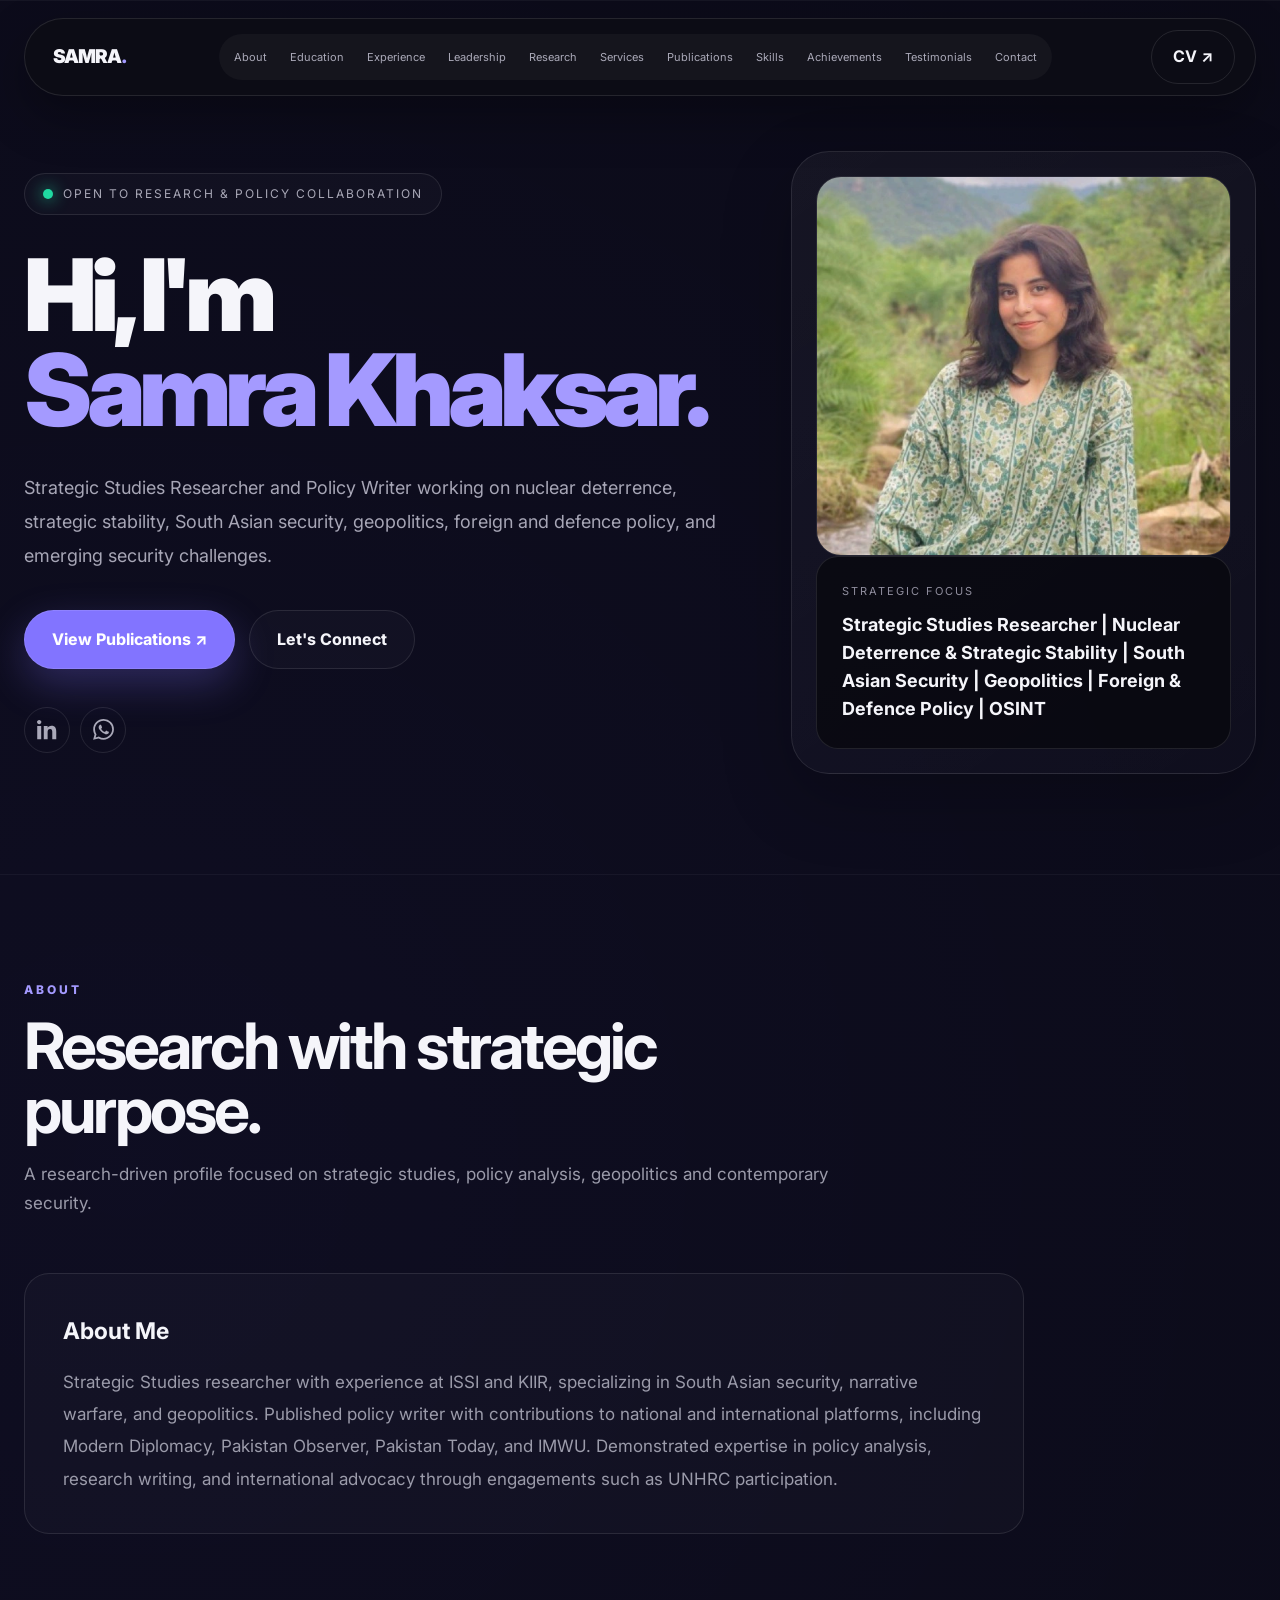
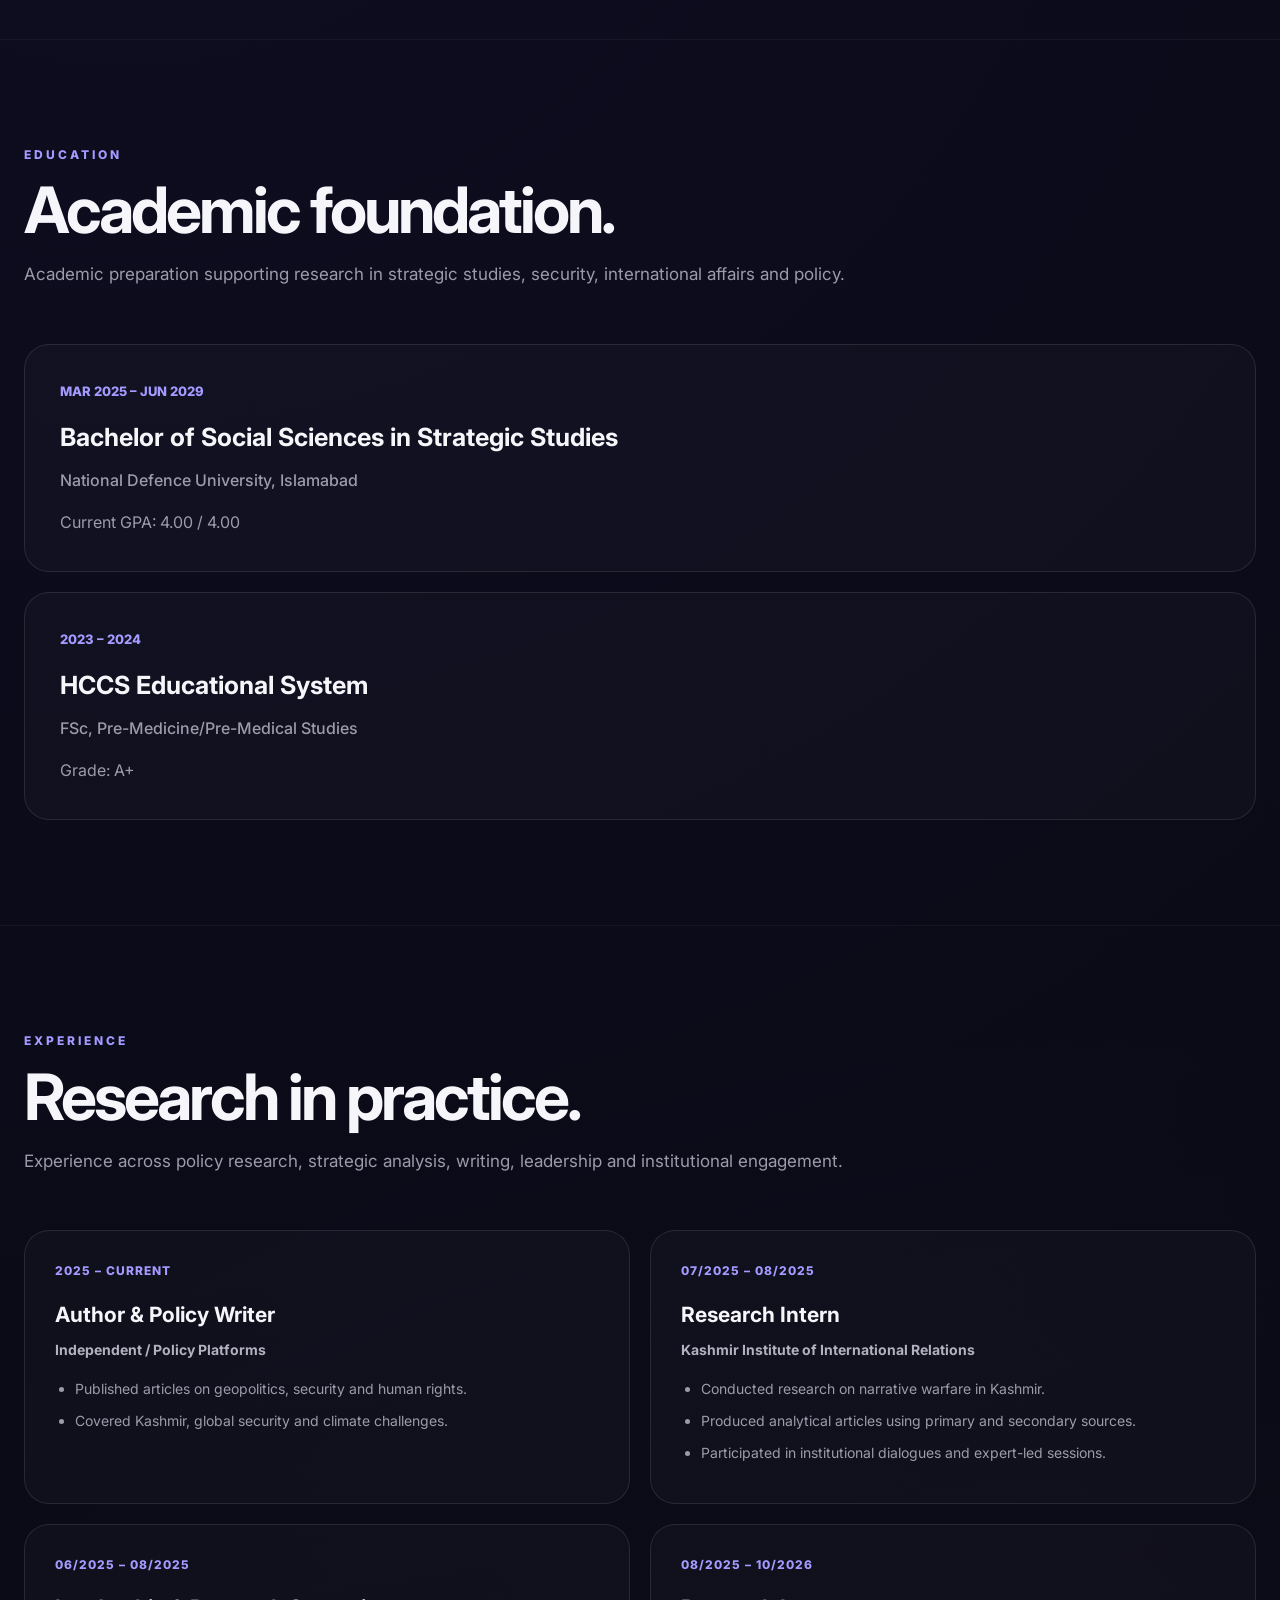
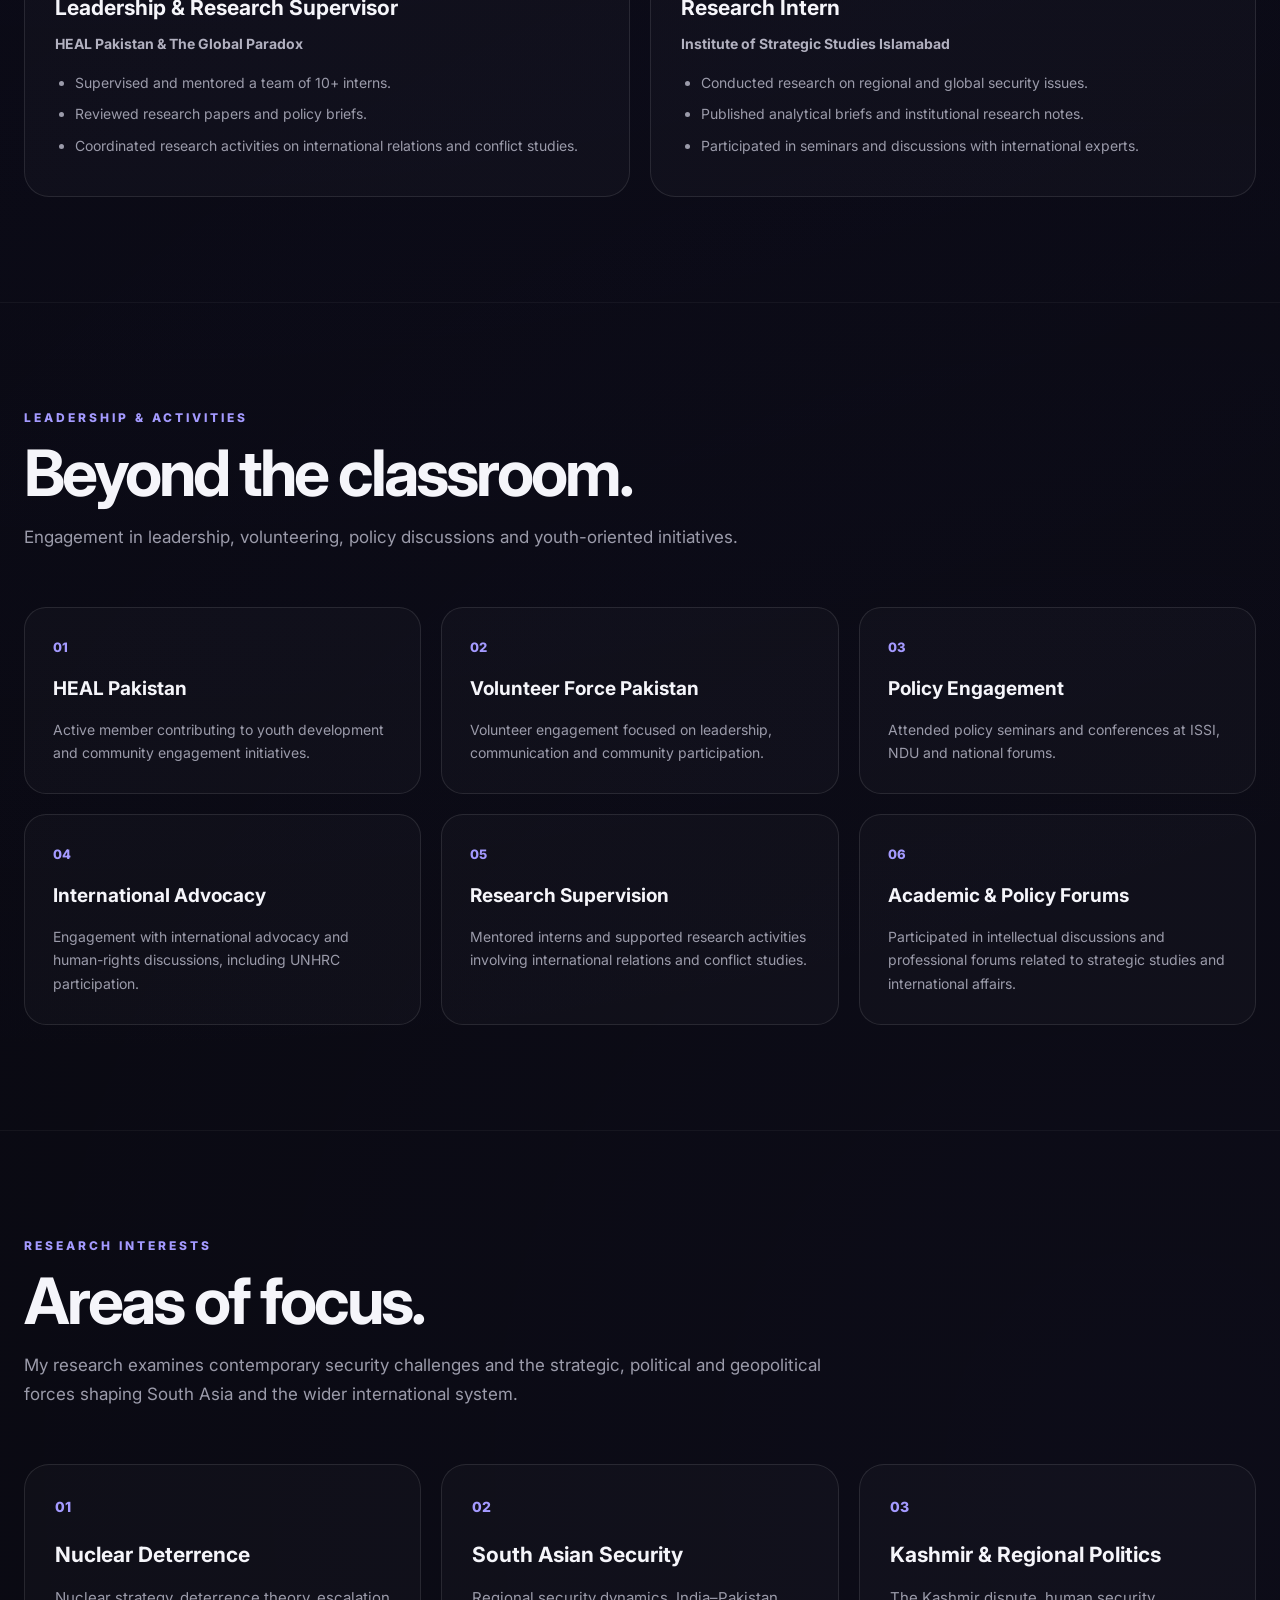
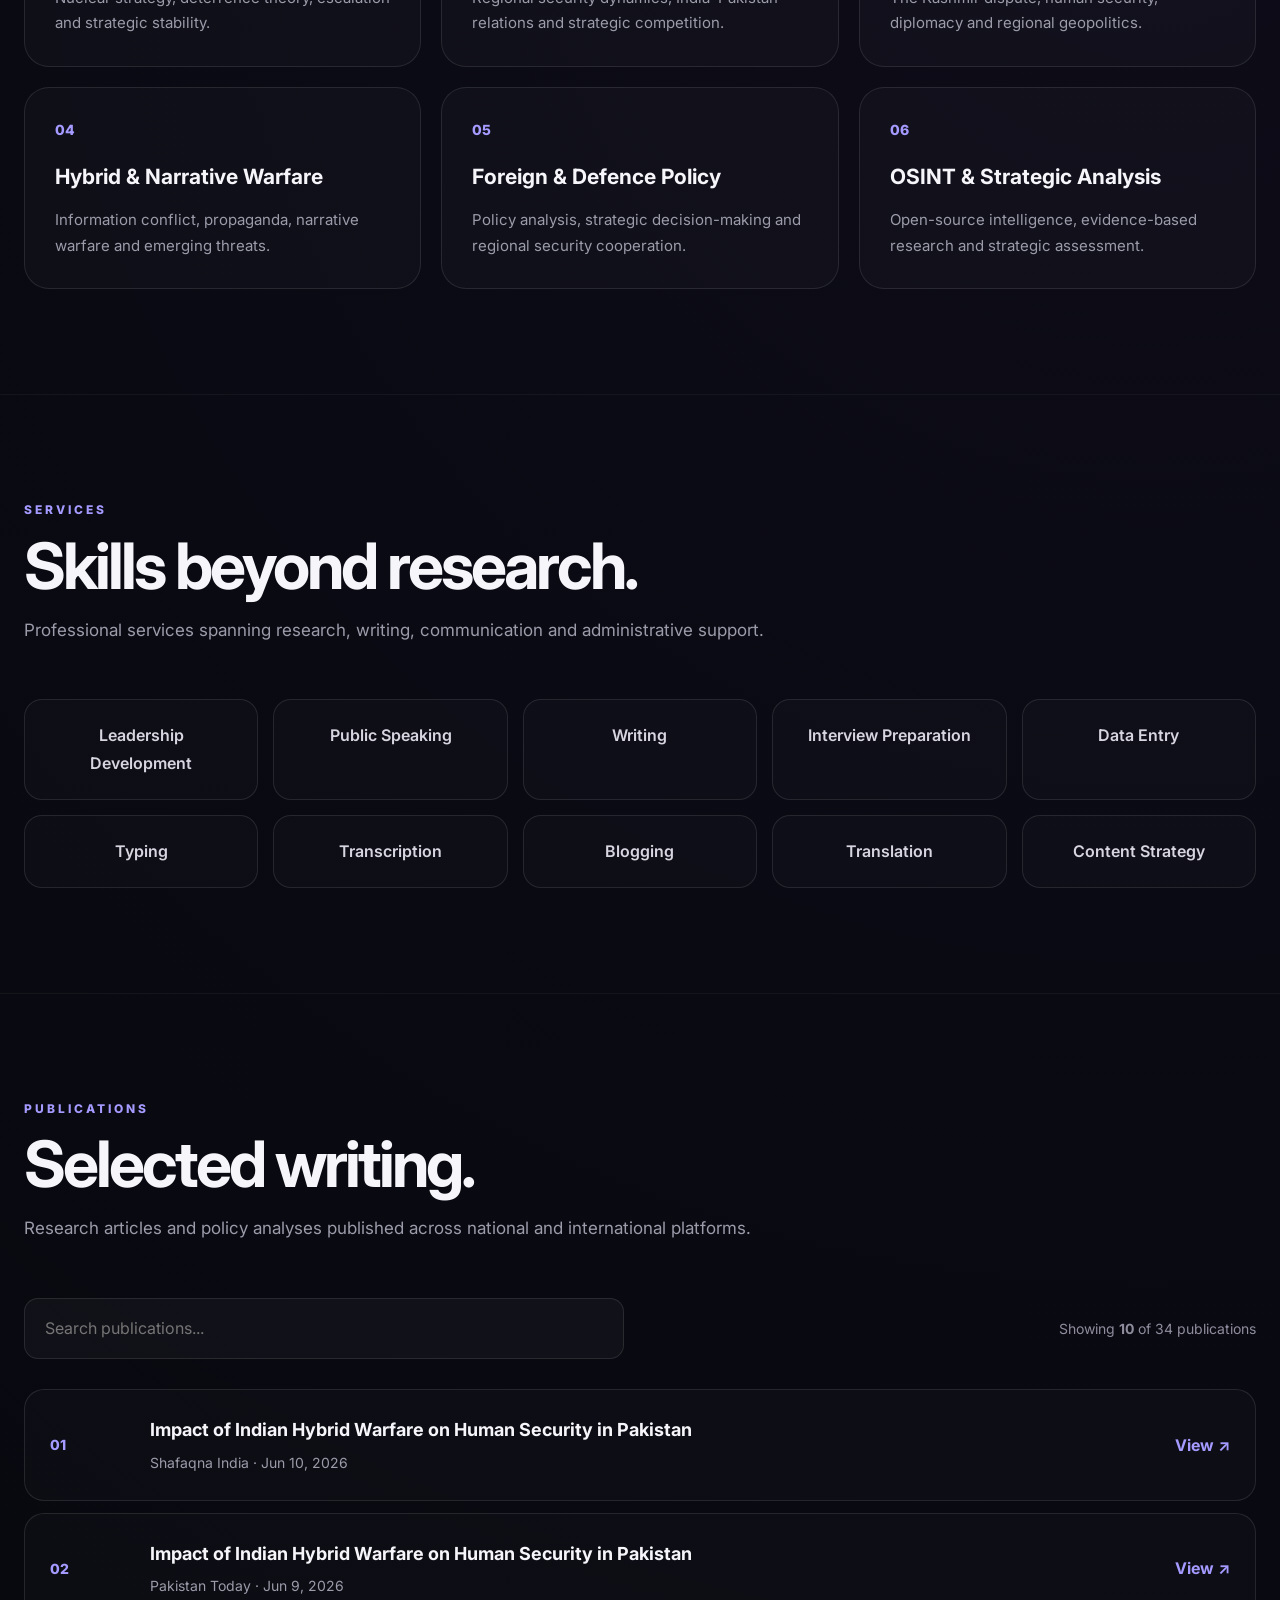
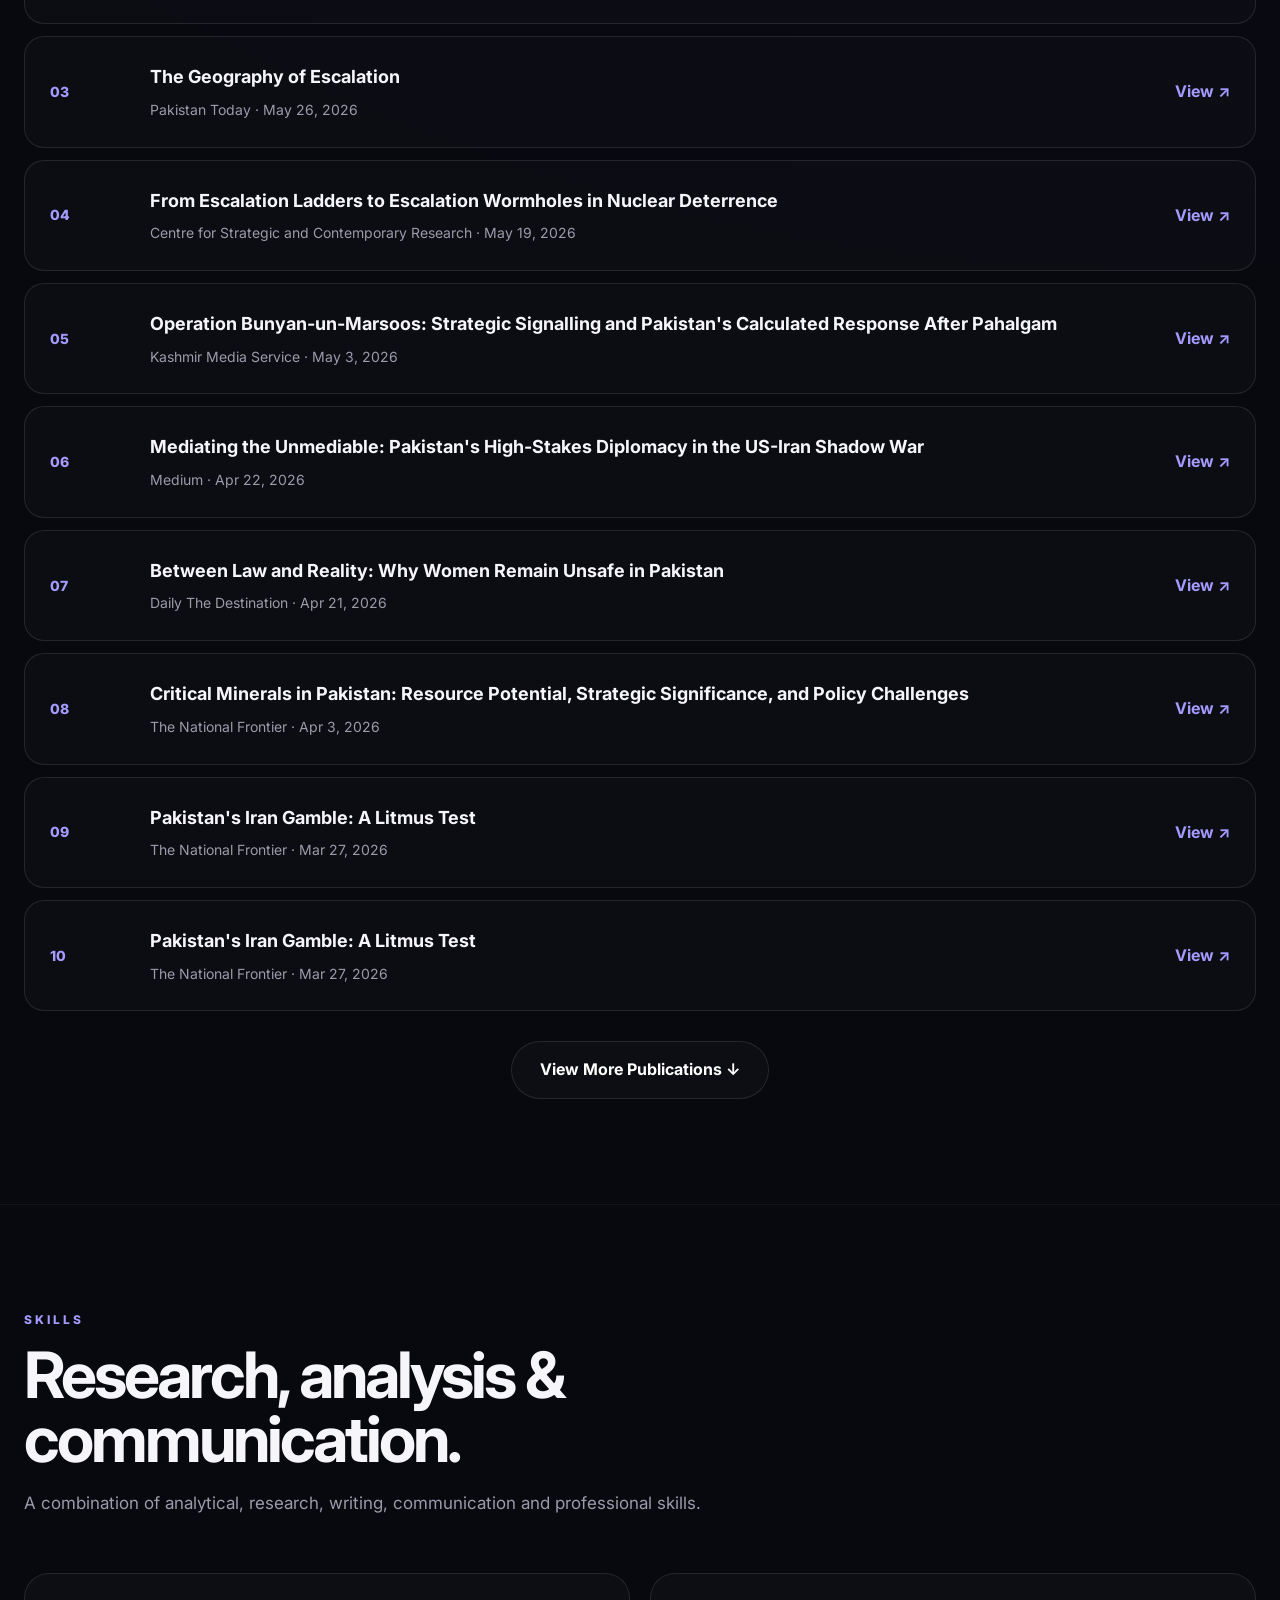
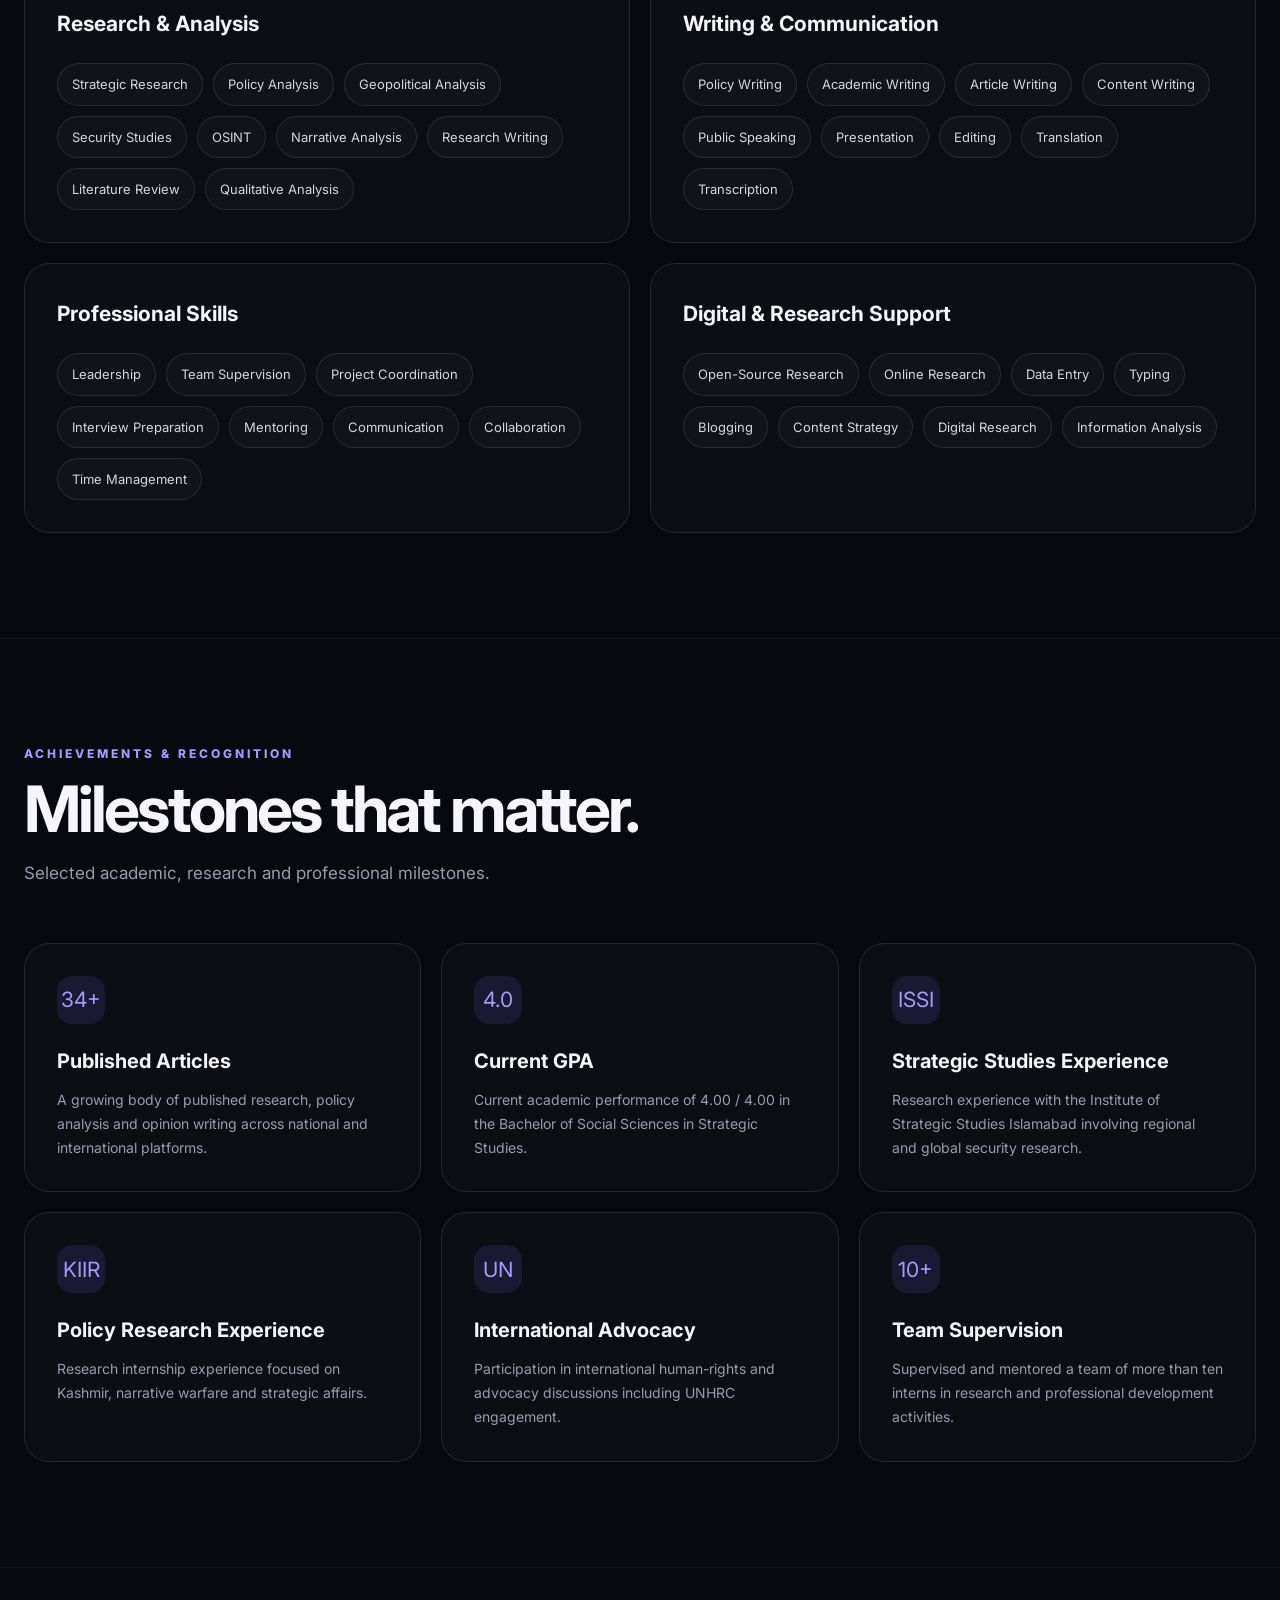
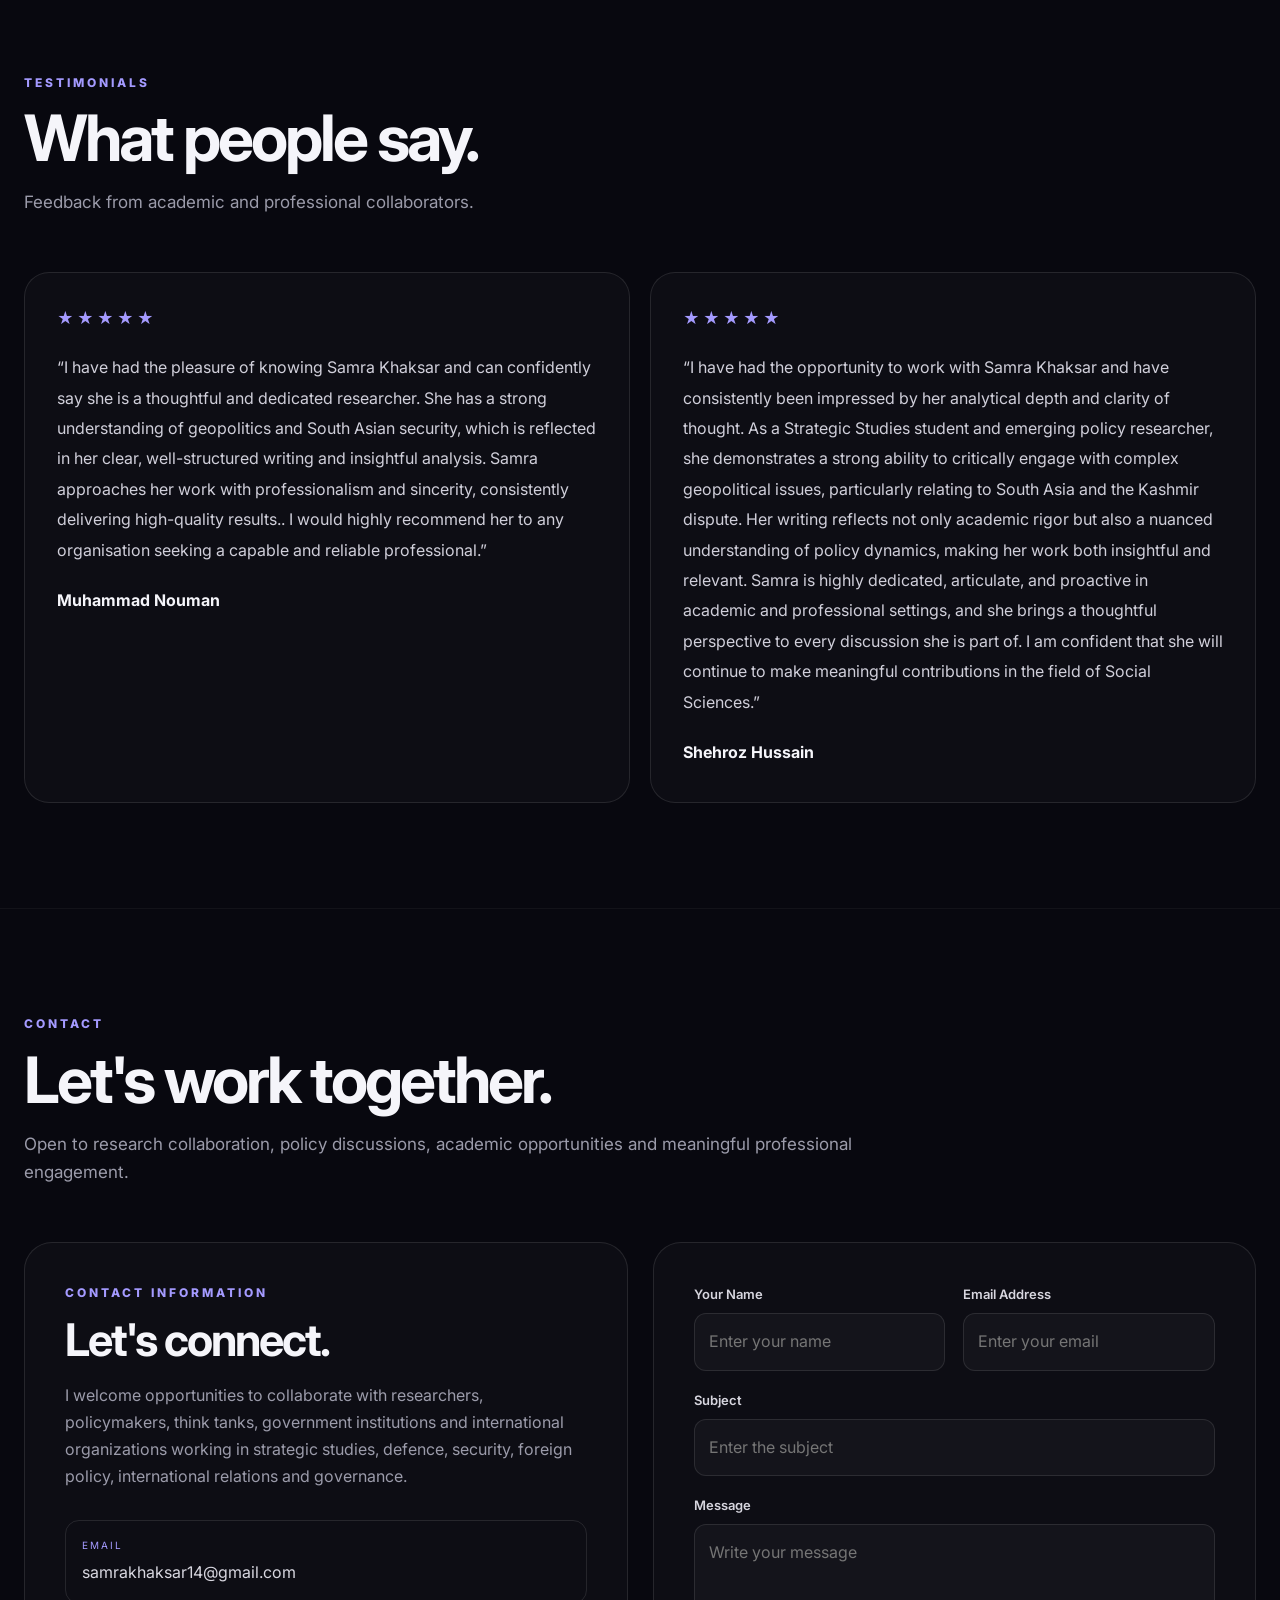
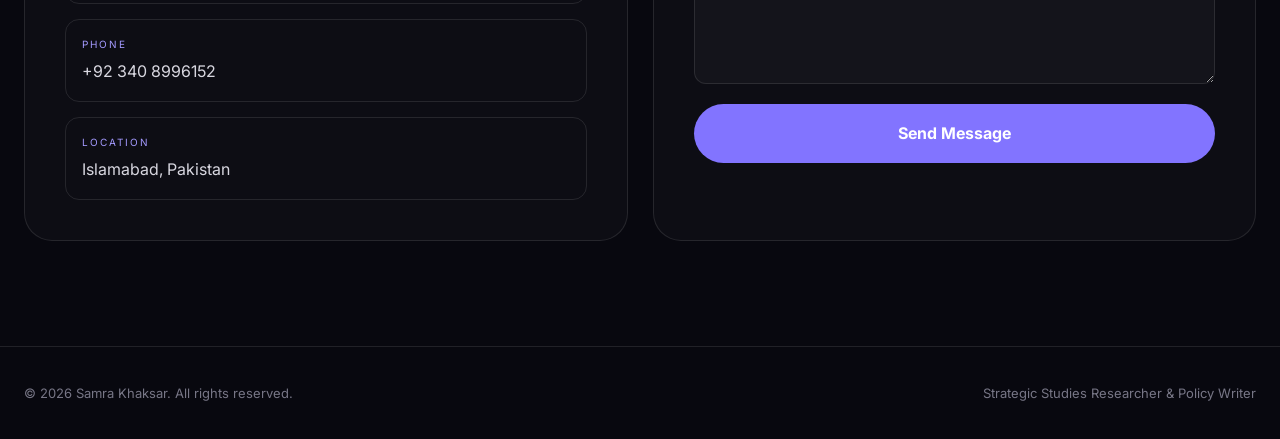
<file: index.html>
<!DOCTYPE html>
<html lang="en">

<head>

    <meta charset="UTF-8">

    <meta name="viewport"
        content="width=device-width, initial-scale=1.0">

    <meta name="description"
        content="Portfolio of Samra Khaksar — Strategic Studies Researcher, Policy Writer and Social Sciences scholar specializing in nuclear deterrence, strategic stability, South Asian security, geopolitics and foreign policy.">

    <meta name="keywords"
        content="Samra Khaksar, Strategic Studies, Researcher, Policy Writer, South Asian Security, Nuclear Deterrence, Geopolitics, Foreign Policy, OSINT">

    <meta name="author"
        content="Samra Khaksar">

    <meta name="robots"
        content="index, follow">

    <meta name="theme-color"
        content="#08080f">

    <title>
        Samra Khaksar | Strategic Studies Researcher
    </title>


    <!-- =========================================================
     FAVICON
     Letter S favicon
     ========================================================= -->

<link
    rel="icon"
    href="data:image/svg+xml,<svg xmlns='http://www.w3.org/2000/svg' viewBox='0 0 100 100'><rect width='100' height='100' rx='20' fill='%230b3d3a'/><text x='50' y='72' font-size='68' text-anchor='middle' fill='white' font-family='Georgia,serif' font-weight='bold'>S</text></svg>">

<link
    rel="apple-touch-icon"
    href="data:image/svg+xml,<svg xmlns='http://www.w3.org/2000/svg' viewBox='0 0 100 100'><rect width='100' height='100' rx='20' fill='%230b3d3a'/><text x='50' y='72' font-size='68' text-anchor='middle' fill='white' font-family='Georgia,serif' font-weight='bold'>S</text></svg>">


    <!-- =========================================================
         GOOGLE FONTS
         ========================================================= -->

    <link
        rel="preconnect"
        href="https://fonts.googleapis.com">

    <link
        rel="preconnect"
        href="https://fonts.gstatic.com"
        crossorigin>

    <link
        href="https://fonts.googleapis.com/css2?family=Inter:wght@400;500;600;700;800;900&display=swap"
        rel="stylesheet">


    <!-- =========================================================
         MAIN CSS
         ========================================================= -->

    <style>

        /* =====================================================
           GLOBAL RESET
           ===================================================== */

        * {

            margin: 0;

            padding: 0;

            box-sizing: border-box;

            scroll-behavior: smooth;

        }


        /* =====================================================
           ROOT VARIABLES
           ===================================================== */

        :root {

            --background: #08080f;

            --background-two: #0d0d17;

            --card: #101018;

            --card-two: #141420;

            --text: #f5f5fa;

            --muted: #9b9baa;

            --purple: #8274ff;

            --purple-light: #a49aff;

            --purple-dark: #5148b9;

            --border: rgba(255,255,255,0.10);

            --border-light: rgba(255,255,255,0.06);

            --green: #20d9a1;

            --gold: #e8c56a;

            --max-width: 1250px;

        }


        /* =====================================================
           HTML
           ===================================================== */

        html {

            scroll-behavior: smooth;

            scroll-padding-top: 120px;

        }


        /* =====================================================
           BODY
           ===================================================== */

        body {

            font-family:
                Inter,
                -apple-system,
                BlinkMacSystemFont,
                "Segoe UI",
                sans-serif;

            background:

                radial-gradient(
                    circle at 10% 10%,
                    rgba(92,79,255,0.08),
                    transparent 30%
                ),

                radial-gradient(
                    circle at 90% 40%,
                    rgba(130,116,255,0.04),
                    transparent 30%
                ),

                var(--background);

            color: var(--text);

            line-height: 1.7;

            overflow-x: hidden;

        }


        /* =====================================================
           GENERAL ELEMENTS
           ===================================================== */

        a {

            text-decoration: none;

            color: inherit;

        }


        img {

            max-width: 100%;

            display: block;

        }


        button,
        input,
        textarea {

            font: inherit;

        }


        button {

            cursor: pointer;

        }


        ::selection {

            background: var(--purple);

            color: white;

        }


        /* =====================================================
           CONTAINER
           ===================================================== */

        .container {

            width:
                min(
                    calc(100% - 48px),
                    var(--max-width)
                );

            margin: auto;

        }


        /* =====================================================
           NAVIGATION
           ===================================================== */

        header {

            position: fixed;

            top: 18px;

            left: 0;

            width: 100%;

            z-index: 9999;

            pointer-events: none;

        }


        .navbar {

            min-height: 78px;

            border:
                1px solid var(--border);

            border-radius: 40px;

            background:
                rgba(13,13,22,0.94);

            backdrop-filter: blur(20px);

            display: flex;

            align-items: center;

            justify-content: space-between;

            padding:
                0 20px 0 28px;

            box-shadow:
                0 20px 50px rgba(0,0,0,0.30);

            pointer-events: auto;

        }


        .logo {

            font-size: 19px;

            font-weight: 900;

            letter-spacing: -1px;

            white-space: nowrap;

        }


        .logo span {

            color: var(--purple-light);

        }


        .nav-links {

            display: flex;

            align-items: center;

            gap: 3px;

            background:
                rgba(255,255,255,0.035);

            border-radius: 35px;

            padding: 5px;

        }


        .nav-links a {

            color: #aaa9b8;

            padding: 9px 10px;

            border-radius: 25px;

            font-size: 11px;

            transition: 0.25s ease;

            white-space: nowrap;

        }


        .nav-links a:hover,
        .nav-links a.active {

            background:
                rgba(255,255,255,0.08);

            color: white;

        }


        .resume-btn {

            border:
                1px solid var(--border);

            padding:
                12px 21px;

            border-radius: 30px;

            font-weight: 700;

            transition: 0.25s ease;

            white-space: nowrap;

            margin-left: 8px;

        }


        .resume-btn:hover {

            background: white;

            color: #09090f;

        }


        .menu-button {

            display: none;

            border:
                1px solid var(--border);

            background:
                rgba(255,255,255,0.03);

            color: white;

            border-radius: 12px;

            padding: 10px 13px;

        }


        /* =====================================================
           HERO
           ===================================================== */

        .hero {

            min-height: 850px;

            display: flex;

            align-items: center;

            padding:
                150px 0 100px;

        }


        .hero-grid {

            display: grid;

            grid-template-columns:
                minmax(0,1.2fr)
                minmax(360px,0.8fr);

            gap: 70px;

            align-items: center;

        }


        .availability {

            display: inline-flex;

            align-items: center;

            gap: 10px;

            border:
                1px solid var(--border);

            background:
                rgba(255,255,255,0.025);

            padding:
                10px 18px;

            border-radius: 30px;

            font-size: 12px;

            letter-spacing: 2px;

            color: #a8a7b6;

            text-transform: uppercase;

            margin-bottom: 32px;

        }


        .availability-dot {

            width: 10px;

            height: 10px;

            border-radius: 50%;

            background: var(--green);

            box-shadow:
                0 0 16px var(--green);

        }


        .hero h1 {

            font-size:
                clamp(
                    58px,
                    8vw,
                    100px
                );

            line-height: 0.95;

            letter-spacing: -6px;

            font-weight: 900;

            margin-bottom: 34px;

        }


        .hero h1 span {

            color: var(--purple-light);

        }


        .hero-description {

            max-width: 760px;

            color: #a7a6b6;

            font-size: 18px;

            line-height: 1.9;

            margin-bottom: 36px;

        }


        .hero-buttons {

            display: flex;

            flex-wrap: wrap;

            gap: 14px;

            margin-bottom: 38px;

        }


        .btn {

            display: inline-flex;

            align-items: center;

            justify-content: center;

            gap: 8px;

            padding:
                15px 27px;

            border-radius: 32px;

            font-weight: 750;

            border:
                1px solid var(--border);

            transition:
                transform .25s ease,
                background .25s ease;

        }


        .btn:hover {

            transform:
                translateY(-3px);

        }


        .btn-primary {

            background:
                var(--purple);

            color: white;

            box-shadow:
                0 15px 40px
                rgba(130,116,255,0.28);

        }


        .btn-primary:hover {

            background:
                #9387ff;

        }


        .btn-secondary {

            background:
                rgba(255,255,255,0.025);

        }


        .btn-secondary:hover {

            background:
                rgba(255,255,255,0.08);

        }


        /* =====================================================
           SOCIALS
           ===================================================== */

        .socials {

            display: flex;

            gap: 10px;

        }


        .social {

            width: 46px;

            height: 46px;

            display: flex;

            align-items: center;

            justify-content: center;

            border:
                1px solid var(--border);

            border-radius: 50%;

            color: #aaa9b9;

            transition: .25s ease;

        }


        .social svg {

            width: 21px;

            height: 21px;

            fill: currentColor;

        }


        .social:hover {

            color: white;

            background:
                var(--purple);

            border-color:
                var(--purple);

            transform:
                translateY(-3px);

        }


        /* =====================================================
           HERO CARD
           ===================================================== */

        .hero-card {

            position: relative;

            min-height: 580px;

            border-radius: 38px;

            border:
                1px solid var(--border);

            background:

                linear-gradient(
                    145deg,
                    rgba(255,255,255,0.045),
                    rgba(255,255,255,0.015)
                );

            overflow: hidden;

            padding: 24px;

            display: flex;

            flex-direction: column;

            justify-content: space-between;

            box-shadow:
                0 25px 70px
                rgba(0,0,0,0.22);

        }


        .profile-photo {

            width: 100%;

            height: 380px;

            object-fit: cover;

            object-position: center;

            border-radius: 25px;

            border:
                1px solid
                rgba(255,255,255,0.08);

        }


        .research-card {

            border:
                1px solid var(--border);

            background:
                rgba(8,8,15,0.78);

            border-radius: 22px;

            padding: 25px;

        }


        .research-card small {

            display: block;

            color: #8f8d9d;

            font-size: 11px;

            letter-spacing: 2px;

            text-transform: uppercase;

            margin-bottom: 10px;

        }


        .research-card strong {

            font-size: 18px;

            line-height: 1.5;

        }


        /* =====================================================
           SECTIONS
           ===================================================== */

        section {

            padding:
                105px 0;

            border-top:
                1px solid
                rgba(255,255,255,0.045);

        }


        .section-heading {

            max-width: 850px;

            margin-bottom: 55px;

        }


        .section-label {

            color:
                var(--purple-light);

            text-transform:
                uppercase;

            letter-spacing: 3px;

            font-size: 12px;

            font-weight: 800;

            margin-bottom: 13px;

        }


        .section-heading h2 {

            font-size:
                clamp(
                    40px,
                    5vw,
                    65px
                );

            line-height: 1;

            letter-spacing: -3px;

            margin-bottom: 18px;

        }


        .section-heading p {

            color: var(--muted);

            font-size: 17px;

        }


        /* =====================================================
           ABOUT
           ===================================================== */

        .about-grid {

            display: grid;

            grid-template-columns:
                1fr;

            gap: 24px;

        }


        .about-card {

            border:
                1px solid var(--border);

            background:
                rgba(255,255,255,0.025);

            border-radius: 25px;

            padding: 38px;

            max-width: 1000px;

        }


        .about-card h3 {

            margin-bottom: 15px;

            font-size: 23px;

        }


        .about-card p {

            color: var(--muted);

            line-height: 1.9;

            font-size: 17px;

        }


        /* =====================================================
           EDUCATION
           ===================================================== */

        .education-list {

            display: flex;

            flex-direction: column;

            gap: 20px;

        }


        .education-card {

            border:
                1px solid var(--border);

            border-radius: 25px;

            padding: 35px;

            background:
                rgba(255,255,255,0.025);

            transition:
                .25s ease;

        }


        .education-card:hover {

            transform:
                translateY(-4px);

            border-color:
                rgba(130,116,255,0.35);

        }


        .education-card .date {

            color:
                var(--purple-light);

            font-size: 13px;

            font-weight: 800;

            margin-bottom: 14px;

        }


        .education-card h3 {

            font-size: 25px;

            margin-bottom: 8px;

        }


        .education-card h4 {

            color: var(--muted);

            font-size: 16px;

            font-weight: 500;

            margin-bottom: 15px;

        }


        .education-card p {

            color: var(--muted);

        }


        /* =====================================================
           EXPERIENCE
           ===================================================== */

        .experience-grid {

            display: grid;

            grid-template-columns:
                1fr 1fr;

            gap: 20px;

        }


        .experience-card {

            border:
                1px solid var(--border);

            border-radius: 25px;

            padding: 30px;

            background:
                rgba(255,255,255,0.025);

            transition: .25s ease;

        }


        .experience-card:hover {

            transform:
                translateY(-4px);

            border-color:
                rgba(130,116,255,0.4);

        }


        .experience-card .date {

            color:
                var(--purple-light);

            font-size: 12px;

            font-weight: 800;

            letter-spacing: 1px;

            margin-bottom: 15px;

        }


        .experience-card h3 {

            font-size: 21px;

            margin-bottom: 6px;

        }


        .experience-card h4 {

            color: #b2b1c0;

            font-size: 14px;

            margin-bottom: 15px;

        }


        .experience-card p {

            color: var(--muted);

            font-size: 14px;

            margin-bottom: 12px;

        }


        .experience-card ul {

            padding-left: 20px;

            color: var(--muted);

            font-size: 14px;

        }


        .experience-card li {

            margin-bottom: 8px;

        }


        /* =====================================================
           LEADERSHIP & ACTIVITIES
           ===================================================== */

        .activities-list {

            display: grid;

            grid-template-columns:
                repeat(3,1fr);

            gap: 20px;

        }


        .activity-card {

            border:
                1px solid var(--border);

            border-radius: 22px;

            padding: 28px;

            background:
                rgba(255,255,255,0.025);

            transition:
                .25s ease;

        }


        .activity-card:hover {

            transform:
                translateY(-5px);

            border-color:
                rgba(130,116,255,0.4);

        }


        .activity-number {

            color:
                var(--purple-light);

            font-size: 13px;

            font-weight: 800;

            margin-bottom: 15px;

        }


        .activity-card h3 {

            font-size: 19px;

            margin-bottom: 12px;

        }


        .activity-card p {

            color: var(--muted);

            font-size: 14px;

        }


        /* =====================================================
           RESEARCH
           ===================================================== */

        .research-grid {

            display: grid;

            grid-template-columns:
                repeat(3,1fr);

            gap: 20px;

        }


        .research-item {

            border:
                1px solid var(--border);

            border-radius: 25px;

            padding: 30px;

            background:
                rgba(255,255,255,0.025);

            transition: .25s ease;

        }


        .research-item:hover {

            transform:
                translateY(-5px);

            border-color:
                rgba(130,116,255,0.4);

        }


        .research-number {

            color:
                var(--purple-light);

            font-size: 14px;

            font-weight: 800;

            margin-bottom: 18px;

        }


        .research-item h3 {

            margin-bottom: 12px;

            font-size: 21px;

        }


        .research-item p {

            color: var(--muted);

            font-size: 15px;

        }


        /* =====================================================
           SERVICES
           ===================================================== */

        .services-grid {

            display: grid;

            grid-template-columns:
                repeat(5,1fr);

            gap: 15px;

        }


        .service-item {

            border:
                1px solid var(--border);

            border-radius: 18px;

            padding: 22px;

            text-align: center;

            color: #d7d6e0;

            background:
                rgba(255,255,255,0.02);

            font-weight: 600;

            transition: .25s ease;

        }


        .service-item:hover {

            background:
                rgba(130,116,255,0.12);

            border-color:
                var(--purple);

            transform:
                translateY(-4px);

        }


        /* =====================================================
           PUBLICATIONS
           ===================================================== */

        .publication-controls {

            display: flex;

            justify-content:
                space-between;

            align-items: center;

            gap: 20px;

            margin-bottom: 30px;

        }


        .search-box {

            width: 100%;

            max-width: 600px;

        }


        .search-box input {

            width: 100%;

            padding:
                16px 20px;

            border-radius: 14px;

            border:
                1px solid var(--border);

            outline: none;

            color: white;

            background:
                rgba(255,255,255,0.035);

        }


        .search-box input:focus {

            border-color:
                var(--purple);

        }


        .publication-count {

            color:
                #8f8d9d;

            font-size: 14px;

            white-space: nowrap;

        }


        .publications-list {

            display: flex;

            flex-direction: column;

            gap: 12px;

        }


        .publication {

            display: grid;

            grid-template-columns:
                75px 1fr auto;

            gap: 25px;

            align-items: center;

            border:
                1px solid var(--border);

            background:
                rgba(255,255,255,0.02);

            padding: 25px;

            border-radius: 20px;

            transition: .25s ease;

        }


        .publication:hover {

            background:
                rgba(255,255,255,0.045);

            border-color:
                rgba(130,116,255,0.35);

        }


        .publication-number {

            color:
                var(--purple-light);

            font-size: 14px;

            font-weight: 800;

        }


        .publication h3 {

            font-size: 18px;

            margin-bottom: 5px;

        }


        .publication p {

            color:
                var(--muted);

            font-size: 14px;

        }


        .publication-link {

            color:
                var(--purple-light);

            font-weight: 700;

            white-space: nowrap;

        }


        .publication-link:hover {

            color: white;

        }


        .publication.hidden-publication {

            display: none;

        }


        .view-more-wrapper {

            display: flex;

            justify-content: center;

            margin-top: 30px;

        }


        .view-more-btn {

            display: inline-flex;

            align-items: center;

            justify-content: center;

            gap: 8px;

            padding:
                14px 28px;

            border:
                1px solid var(--border);

            border-radius: 30px;

            background:
                rgba(255,255,255,0.025);

            color: white;

            font-weight: 700;

            transition: .25s ease;

        }


        .view-more-btn:hover {

            background:
                var(--purple);

            border-color:
                var(--purple);

            transform:
                translateY(-3px);

        }


        /* =====================================================
           SKILLS
           ===================================================== */

        .skills-wrapper {

            display: grid;

            grid-template-columns:
                1fr 1fr;

            gap: 20px;

        }


        .skills-card {

            border:
                1px solid var(--border);

            border-radius: 25px;

            padding: 32px;

            background:
                rgba(255,255,255,0.025);

        }


        .skills-card h3 {

            font-size: 21px;

            margin-bottom: 22px;

        }


        .skills-list {

            display: flex;

            flex-wrap: wrap;

            gap: 10px;

        }


        .skill-tag {

            border:
                1px solid var(--border);

            border-radius: 30px;

            padding:
                9px 14px;

            color:
                #d7d6e0;

            background:
                rgba(255,255,255,0.025);

            font-size: 13px;

            transition:
                .25s ease;

        }


        .skill-tag:hover {

            border-color:
                var(--purple);

            background:
                rgba(130,116,255,0.10);

            transform:
                translateY(-2px);

        }


        /* =====================================================
           ACHIEVEMENTS
           ===================================================== */

        .achievements-grid {

            display: grid;

            grid-template-columns:
                repeat(3,1fr);

            gap: 20px;

        }


        .achievement-card {

            border:
                1px solid var(--border);

            border-radius: 25px;

            padding: 32px;

            background:
                rgba(255,255,255,0.025);

            transition:
                .25s ease;

        }


        .achievement-card:hover {

            transform:
                translateY(-5px);

            border-color:
                rgba(130,116,255,0.4);

        }


        .achievement-icon {

            width: 48px;

            height: 48px;

            display: flex;

            align-items: center;

            justify-content: center;

            border-radius: 15px;

            background:
                rgba(130,116,255,0.12);

            color:
                var(--purple-light);

            font-size: 21px;

            margin-bottom: 20px;

        }


        .achievement-card h3 {

            font-size: 20px;

            margin-bottom: 10px;

        }


        .achievement-card p {

            color:
                var(--muted);

            font-size: 14px;

        }


        /* =====================================================
           TESTIMONIALS
           ===================================================== */

        .testimonials {

            display: grid;

            grid-template-columns:
                1fr 1fr;

            gap: 20px;

        }


        .testimonial {

            border:
                1px solid var(--border);

            border-radius: 25px;

            padding: 32px;

            background:
                rgba(255,255,255,0.025);

        }


        .stars {

            color:
                var(--purple-light);

            margin-bottom: 20px;

            letter-spacing: 3px;

        }


        .testimonial p {

            color:
                #d0cfda;

            line-height: 1.9;

            margin-bottom: 22px;

        }


        .testimonial strong {

            display: block;

            font-size: 16px;

            margin-bottom: 4px;

        }


        .testimonial span {

            color:
                var(--muted);

            font-size: 13px;

        }


        /* =====================================================
           CONTACT
           ===================================================== */

        .contact-wrapper {

            display: grid;

            grid-template-columns:
                1fr 1fr;

            gap: 25px;

        }


        .contact-intro,
        .contact-form-box {

            border:
                1px solid var(--border);

            border-radius: 28px;

            padding: 40px;

            background:
                rgba(255,255,255,0.025);

        }


        .contact-intro h2 {

            font-size: 45px;

            line-height: 1;

            letter-spacing: -2px;

            margin-bottom: 20px;

        }


        .contact-intro > p {

            color:
                var(--muted);

            margin-bottom: 30px;

        }


        .contact-details {

            display: flex;

            flex-direction: column;

            gap: 15px;

        }


        .contact-detail {

            padding: 16px;

            border:
                1px solid var(--border);

            border-radius: 14px;

            color:
                #d8d7e0;

            transition:
                .25s ease;

        }


        .contact-detail:hover {

            border-color:
                rgba(130,116,255,0.4);

            background:
                rgba(130,116,255,0.05);

        }


        .contact-detail small {

            display: block;

            color:
                var(--purple-light);

            text-transform:
                uppercase;

            letter-spacing: 2px;

            font-size: 10px;

            margin-bottom: 5px;

        }


        .form-grid {

            display: grid;

            grid-template-columns:
                1fr 1fr;

            gap: 18px;

        }


        .form-group {

            display: flex;

            flex-direction: column;

            gap: 8px;

        }


        .form-group.full {

            grid-column:
                1 / -1;

        }


        .form-group label {

            color:
                #d7d6df;

            font-size: 13px;

            font-weight: 600;

        }


        .form-group input,
        .form-group textarea {

            width: 100%;

            border:
                1px solid var(--border);

            background:
                rgba(255,255,255,0.03);

            color: white;

            padding: 14px;

            border-radius: 12px;

            outline: none;

        }


        .form-group input:focus,
        .form-group textarea:focus {

            border-color:
                var(--purple);

        }


        .form-group textarea {

            min-height: 160px;

            resize: vertical;

        }


        .form-submit {

            margin-top: 20px;

            width: 100%;

            border: none;

            background:
                var(--purple);

            color: white;

            padding: 16px;

            border-radius: 30px;

            font-weight: 700;

            transition:
                .25s ease;

        }


        .form-submit:hover {

            background:
                #9387ff;

            transform:
                translateY(-2px);

        }


        /* =====================================================
           FOOTER
           ===================================================== */

        footer {

            border-top:
                1px solid var(--border);

            padding:
                35px 0;

            color:
                #777686;

            font-size: 13px;

        }


        .footer-content {

            display: flex;

            justify-content:
                space-between;

            gap: 20px;

            align-items: center;

        }


        /* =====================================================
           BACK TO TOP
           ===================================================== */

        .back-to-top {

            position: fixed;

            right: 28px;

            bottom: 28px;

            width: 58px;

            height: 58px;

            border-radius: 50%;

            border:
                1px solid var(--border);

            background:
                rgba(13,13,22,0.92);

            color: white;

            display: flex;

            align-items: center;

            justify-content: center;

            font-size: 24px;

            z-index: 999;

            opacity: 0;

            visibility: hidden;

            transform:
                translateY(10px);

            transition: .3s ease;

        }


        .back-to-top.show {

            opacity: 1;

            visibility: visible;

            transform:
                translateY(0);

        }


        .back-to-top:hover {

            background:
                var(--purple);

            border-color:
                var(--purple);

        }


        /* =====================================================
           RESPONSIVE — 1200PX
           ===================================================== */

        @media (max-width: 1200px) {

            .nav-links a {

                padding:
                    9px 7px;

                font-size: 10px;

            }


            .hero-grid {

                gap: 40px;

            }


            .services-grid {

                grid-template-columns:
                    repeat(3,1fr);

            }

        }


        /* =====================================================
           RESPONSIVE — 1000PX
           ===================================================== */

        @media (max-width: 1000px) {

            .nav-links a {

                font-size: 10px;

                padding:
                    9px 6px;

            }


            .hero-grid {

                grid-template-columns:
                    1fr;

            }


            .hero-card {

                max-width:
                    650px;

            }


            .research-grid {

                grid-template-columns:
                    1fr 1fr;

            }


            .activities-list {

                grid-template-columns:
                    1fr 1fr;

            }


            .achievements-grid {

                grid-template-columns:
                    1fr 1fr;

            }

        }


        /* =====================================================
           RESPONSIVE — 900PX
           ===================================================== */

        @media (max-width: 900px) {

            header {

                top: 8px;

            }


            .navbar {

                border-radius:
                    20px;

                min-height:
                    65px;

            }


            .menu-button {

                display:
                    block;

            }


            .nav-links {

                display:
                    none;

                position:
                    absolute;

                top:
                    78px;

                left:
                    20px;

                right:
                    20px;

                flex-direction:
                    column;

                padding:
                    10px;

                border-radius:
                    20px;

                background:
                    rgba(13,13,22,0.98);

                border:
                    1px solid var(--border);

            }


            .nav-links.active {

                display:
                    flex;

            }


            .nav-links a {

                width:
                    100%;

                text-align:
                    center;

                padding:
                    13px;

                font-size:
                    13px;

            }


            .resume-btn {

                display:
                    none;

            }


            .about-grid,
            .experience-grid,
            .testimonials,
            .contact-wrapper,
            .skills-wrapper {

                grid-template-columns:
                    1fr;

            }


            .research-grid {

                grid-template-columns:
                    1fr 1fr;

            }


            .activities-list {

                grid-template-columns:
                    1fr;

            }


            .services-grid {

                grid-template-columns:
                    repeat(2,1fr);

            }

        }


        /* =====================================================
           RESPONSIVE — 650PX
           ===================================================== */

        @media (max-width: 650px) {

            .container {

                width:
                    min(
                        calc(100% - 30px),
                        var(--max-width)
                    );

            }


            .hero {

                min-height:
                    auto;

                padding:
                    125px 0 80px;

            }


            .hero h1 {

                font-size:
                    57px;

                letter-spacing:
                    -3px;

            }


            .hero-description {

                font-size:
                    16px;

            }


            .hero-card {

                min-height:
                    500px;

                padding:
                    15px;

            }


            .profile-photo {

                height:
                    320px;

            }


            section {

                padding:
                    75px 0;

            }


            .section-heading h2 {

                font-size:
                    42px;

            }


            .research-grid,
            .services-grid,
            .achievements-grid {

                grid-template-columns:
                    1fr;

            }


            .publication {

                grid-template-columns:
                    1fr;

                gap:
                    10px;

            }


            .publication-number {

                font-size:
                    12px;

            }


            .publication-link {

                display:
                    inline-block;

                margin-top:
                    8px;

            }


            .publication-controls {

                flex-direction:
                    column;

                align-items:
                    stretch;

            }


            .publication-count {

                white-space:
                    normal;

            }


            .contact-intro,
            .contact-form-box {

                padding:
                    28px;

            }


            .contact-intro h2 {

                font-size:
                    38px;

            }


            .form-grid {

                grid-template-columns:
                    1fr;

            }


            .form-group.full {

                grid-column:
                    auto;

            }


            .footer-content {

                flex-direction:
                    column;

                align-items:
                    flex-start;

            }


            .back-to-top {

                right:
                    18px;

                bottom:
                    18px;

                width:
                    52px;

                height:
                    52px;

            }

        }

    </style>

</head>


<body>


    <!-- =========================================================
         NAVIGATION
         ========================================================= -->

    <header>

        <div class="container">

            <nav class="navbar">


                <a
                    href="#home"
                    class="logo">

                    SAMRA<span>.</span>

                </a>


                <div
                    class="nav-links"
                    id="navLinks">


                    <a href="#about">
                        About
                    </a>


                    <a href="#education">
                        Education
                    </a>


                    <a href="#experience">
                        Experience
                    </a>


                    <a href="#activities">
                        Leadership
                    </a>


                    <a href="#research">
                        Research
                    </a>


                    <a href="#services">
                        Services
                    </a>


                    <a href="#publications">
                        Publications
                    </a>


                    <a href="#skills">
                        Skills
                    </a>


                    <a href="#achievements">
                        Achievements
                    </a>


                    <a href="#testimonials">
                        Testimonials
                    </a>


                    <a href="#contact">
                        Contact
                    </a>

                </div>


                <a
                    href="Curriculum Vitae.pdf"
                    class="resume-btn"
                    target="_blank"
                    rel="noopener noreferrer">

                    CV ↗

                </a>


                <button
                    class="menu-button"
                    id="menuButton"
                    aria-label="Open navigation">

                    ☰

                </button>

            </nav>

        </div>

    </header>


    <!-- =========================================================
         MAIN
         ========================================================= -->

    <main>


        <!-- =====================================================
             HERO
             ===================================================== -->

        <section
            id="home"
            class="hero">

            <div class="container">

                <div class="hero-grid">


                    <div>


                        <div class="availability">

                            <span
                                class="availability-dot">
                            </span>

                            Open to Research & Policy Collaboration

                        </div>


                        <h1>

                            Hi, I'm

                            <br>

                            <span>
                                Samra Khaksar.
                            </span>

                        </h1>


                        <p class="hero-description">

                            Strategic Studies Researcher and Policy Writer
                            working on nuclear deterrence, strategic stability,
                            South Asian security, geopolitics, foreign and
                            defence policy, and emerging security challenges.

                        </p>


                        <div class="hero-buttons">


                            <a
                                href="#publications"
                                class="btn btn-primary">

                                View Publications ↗

                            </a>


                            <a
                                href="#contact"
                                class="btn btn-secondary">

                                Let's Connect

                            </a>

                        </div>


                        <div class="socials">


                            <a
                                href="https://www.linkedin.com/in/samra-khaksar-b098bb334"
                                class="social"
                                target="_blank"
                                rel="noopener noreferrer"
                                title="LinkedIn"
                                aria-label="LinkedIn">


                                <svg
                                    viewBox="0 0 24 24">

                                    <path
                                        d="M4.98 3.5C4.98 4.88 3.86 6 2.5 6S0 4.88 0 3.5 1.12 1 2.5 1 5 2.12 5 3.5zM.25 8H4.8v15H.25V8zM7.75 8h4.36v2.05h.06c.61-1.15 2.09-2.36 4.3-2.36C21.07 7.69 22 10.7 22 14.61V23h-4.55v-7.43c0-1.77-.03-4.05-2.47-4.05-2.47 0-2.85 1.93-2.85 3.92V23H7.75V8z">
                                    </path>

                                </svg>

                            </a>


                            <a
                                href="https://wa.me/923408996152"
                                class="social"
                                target="_blank"
                                rel="noopener noreferrer"
                                title="WhatsApp"
                                aria-label="WhatsApp">


                                <svg
                                    viewBox="0 0 24 24">

                                    <path
                                        d="M20.52 3.48A11.86 11.86 0 0012.08 0C5.55 0 .24 5.31.24 11.84c0 2.08.54 4.11 1.57 5.89L.13 23.82l6.24-1.64a11.8 11.8 0 005.7 1.45h.01c6.53 0 11.84-5.31 11.84-11.84 0-3.16-1.23-6.12-3.4-8.31zM12.08 21.64a9.78 9.78 0 01-4.99-1.37l-.36-.21-3.7.97.99-3.61-.23-.37a9.8 9.8 0 01-1.5-5.22c0-5.41 4.4-9.81 9.81-9.81 2.62 0 5.08 1.02 6.93 2.88a9.74 9.74 0 012.87 6.94c0 5.41-4.4 9.81-9.82 9.81zm5.38-7.35c-.29-.14-1.71-.84-1.97-.94-.26-.1-.45-.14-.64.14-.19.29-.74.94-.91 1.13-.17.19-.33.21-.62.07-.29-.14-1.2-.44-2.29-1.4-.85-.76-1.42-1.69-1.59-1.98-.17-.29-.02-.45.13-.59.13-.13.29-.33.43-.5.14-.17.19-.29.29-.48.1-.19.05-.36-.02-.5-.07-.14-.64-1.55-.88-2.12-.23-.55-.47-.47-.64-.48h-.55c-.19 0-.5.07-.76.36-.26.29-1 0.98-1 2.39s1.03 2.78 1.17 2.97c.14.19 2.03 3.1 4.91 4.35.69.3 1.23.48 1.65.62.69.22 1.31.19 1.8.12.55-.08 1.71-.7 1.95-1.37.24-.67.24-1.25.17-1.37-.07-.12-.26-.19-.55-.33z">
                                    </path>

                                </svg>

                            </a>

                        </div>

                    </div>


                    <div class="hero-card">


                        <img
                            src="samra.jpg"
                            alt="Samra Khaksar"
                            class="profile-photo">


                        <div class="research-card">

                            <small>
                                Strategic Focus
                            </small>

                            <strong>

                                Strategic Studies Researcher |
                                Nuclear Deterrence & Strategic Stability |
                                South Asian Security |
                                Geopolitics |
                                Foreign & Defence Policy |
                                OSINT

                            </strong>

                        </div>

                    </div>

                </div>

            </div>

        </section>


        <!-- =====================================================
             ABOUT
             ===================================================== -->

        <section id="about">

            <div class="container">


                <div class="section-heading">

                    <div class="section-label">
                        About
                    </div>

                    <h2>
                        Research with strategic purpose.
                    </h2>

                    <p>

                        A research-driven profile focused on strategic studies,
                        policy analysis, geopolitics and contemporary security.

                    </p>

                </div>


                <div class="about-grid">


                    <div class="about-card">

                        <h3>
                            About Me
                        </h3>

                        <p>

                            Strategic Studies researcher with experience at
                            ISSI and KIIR, specializing in South Asian security,
                            narrative warfare, and geopolitics. Published policy
                            writer with contributions to national and
                            international platforms, including Modern Diplomacy,
                            Pakistan Observer, Pakistan Today, and IMWU.
                            Demonstrated expertise in policy analysis, research
                            writing, and international advocacy through
                            engagements such as UNHRC participation.

                        </p>

                    </div>

                </div>

            </div>

        </section>


        <!-- =====================================================
             EDUCATION
             ===================================================== -->

        <section id="education">

            <div class="container">


                <div class="section-heading">

                    <div class="section-label">
                        Education
                    </div>

                    <h2>
                        Academic foundation.
                    </h2>

                    <p>

                        Academic preparation supporting research in strategic
                        studies, security, international affairs and policy.

                    </p>

                </div>


                <div class="education-list">


                    <div class="education-card">

                        <div class="date">
                            MAR 2025 – JUN 2029
                        </div>

                        <h3>
                            Bachelor of Social Sciences in Strategic Studies
                        </h3>

                        <h4>
                            National Defence University, Islamabad
                        </h4>

                        <p>
                            Current GPA: 4.00 / 4.00
                        </p>

                    </div>


                    <div class="education-card">

                        <div class="date">
                            2023 – 2024
                        </div>

                        <h3>
                            HCCS Educational System
                        </h3>

                        <h4>
                            FSc, Pre-Medicine/Pre-Medical Studies
                        </h4>

                        <p>
                            Grade: A+
                        </p>

                    </div>

                </div>

            </div>

        </section>


        <!-- =====================================================
             EXPERIENCE
             ===================================================== -->

        <section id="experience">

            <div class="container">


                <div class="section-heading">

                    <div class="section-label">
                        Experience
                    </div>

                    <h2>
                        Research in practice.
                    </h2>

                    <p>

                        Experience across policy research, strategic analysis,
                        writing, leadership and institutional engagement.

                    </p>

                </div>


                <div class="experience-grid">


                    <div class="experience-card">

                        <div class="date">
                            2025 – CURRENT
                        </div>

                        <h3>
                            Author & Policy Writer
                        </h3>

                        <h4>
                            Independent / Policy Platforms
                        </h4>

                        <ul>

                            <li>
                                Published articles on geopolitics, security
                                and human rights.
                            </li>

                            <li>
                                Covered Kashmir, global security and climate
                                challenges.
                            </li>

                        </ul>

                    </div>


                    <div class="experience-card">

                        <div class="date">
                            07/2025 – 08/2025
                        </div>

                        <h3>
                            Research Intern
                        </h3>

                        <h4>
                            Kashmir Institute of International Relations
                        </h4>

                        <ul>

                            <li>
                                Conducted research on narrative warfare in
                                Kashmir.
                            </li>

                            <li>
                                Produced analytical articles using primary and
                                secondary sources.
                            </li>

                            <li>
                                Participated in institutional dialogues and
                                expert-led sessions.
                            </li>

                        </ul>

                    </div>


                    <div class="experience-card">

                        <div class="date">
                            06/2025 – 08/2025
                        </div>

                        <h3>
                            Leadership & Research Supervisor
                        </h3>

                        <h4>
                            HEAL Pakistan & The Global Paradox
                        </h4>

                        <ul>

                            <li>
                                Supervised and mentored a team of 10+ interns.
                            </li>

                            <li>
                                Reviewed research papers and policy briefs.
                            </li>

                            <li>
                                Coordinated research activities on
                                international relations and conflict studies.
                            </li>

                        </ul>

                    </div>


                    <div class="experience-card">

                        <div class="date">
                            08/2025 – 10/2026
                        </div>

                        <h3>
                            Research Intern
                        </h3>

                        <h4>
                            Institute of Strategic Studies Islamabad
                        </h4>

                        <ul>

                            <li>
                                Conducted research on regional and global
                                security issues.
                            </li>

                            <li>
                                Published analytical briefs and institutional
                                research notes.
                            </li>

                            <li>
                                Participated in seminars and discussions with
                                international experts.
                            </li>

                        </ul>

                    </div>

                </div>

            </div>

        </section>


        <!-- =====================================================
             LEADERSHIP & ACTIVITIES
             ===================================================== -->

        <section id="activities">

            <div class="container">


                <div class="section-heading">

                    <div class="section-label">
                        Leadership & Activities
                    </div>

                    <h2>
                        Beyond the classroom.
                    </h2>

                    <p>

                        Engagement in leadership, volunteering, policy
                        discussions and youth-oriented initiatives.

                    </p>

                </div>


                <div class="activities-list">


                    <div class="activity-card">

                        <div class="activity-number">
                            01
                        </div>

                        <h3>
                            HEAL Pakistan
                        </h3>

                        <p>

                            Active member contributing to youth development
                            and community engagement initiatives.

                        </p>

                    </div>


                    <div class="activity-card">

                        <div class="activity-number">
                            02
                        </div>

                        <h3>
                            Volunteer Force Pakistan
                        </h3>

                        <p>

                            Volunteer engagement focused on leadership,
                            communication and community participation.

                        </p>

                    </div>


                    <div class="activity-card">

                        <div class="activity-number">
                            03
                        </div>

                        <h3>
                            Policy Engagement
                        </h3>

                        <p>

                            Attended policy seminars and conferences at
                            ISSI, NDU and national forums.

                        </p>

                    </div>


                    <div class="activity-card">

                        <div class="activity-number">
                            04
                        </div>

                        <h3>
                            International Advocacy
                        </h3>

                        <p>

                            Engagement with international advocacy and
                            human-rights discussions, including UNHRC
                            participation.

                        </p>

                    </div>


                    <div class="activity-card">

                        <div class="activity-number">
                            05
                        </div>

                        <h3>
                            Research Supervision
                        </h3>

                        <p>

                            Mentored interns and supported research activities
                            involving international relations and conflict
                            studies.

                        </p>

                    </div>


                    <div class="activity-card">

                        <div class="activity-number">
                            06
                        </div>

                        <h3>
                            Academic & Policy Forums
                        </h3>

                        <p>

                            Participated in intellectual discussions and
                            professional forums related to strategic studies
                            and international affairs.

                        </p>

                    </div>

                </div>

            </div>

        </section>


        <!-- =====================================================
             RESEARCH INTERESTS
             ===================================================== -->

        <section id="research">

            <div class="container">


                <div class="section-heading">

                    <div class="section-label">
                        Research Interests
                    </div>

                    <h2>
                        Areas of focus.
                    </h2>

                    <p>

                        My research examines contemporary security challenges
                        and the strategic, political and geopolitical forces
                        shaping South Asia and the wider international system.

                    </p>

                </div>


                <div class="research-grid">


                    <div class="research-item">

                        <div class="research-number">
                            01
                        </div>

                        <h3>
                            Nuclear Deterrence
                        </h3>

                        <p>

                            Nuclear strategy, deterrence theory,
                            escalation and strategic stability.

                        </p>

                    </div>


                    <div class="research-item">

                        <div class="research-number">
                            02
                        </div>

                        <h3>
                            South Asian Security
                        </h3>

                        <p>

                            Regional security dynamics, India–Pakistan
                            relations and strategic competition.

                        </p>

                    </div>


                    <div class="research-item">

                        <div class="research-number">
                            03
                        </div>

                        <h3>
                            Kashmir & Regional Politics
                        </h3>

                        <p>

                            The Kashmir dispute, human security,
                            diplomacy and regional geopolitics.

                        </p>

                    </div>


                    <div class="research-item">

                        <div class="research-number">
                            04
                        </div>

                        <h3>
                            Hybrid & Narrative Warfare
                        </h3>

                        <p>

                            Information conflict, propaganda,
                            narrative warfare and emerging threats.

                        </p>

                    </div>


                    <div class="research-item">

                        <div class="research-number">
                            05
                        </div>

                        <h3>
                            Foreign & Defence Policy
                        </h3>

                        <p>

                            Policy analysis, strategic decision-making
                            and regional security cooperation.

                        </p>

                    </div>


                    <div class="research-item">

                        <div class="research-number">
                            06
                        </div>

                        <h3>
                            OSINT & Strategic Analysis
                        </h3>

                        <p>

                            Open-source intelligence, evidence-based
                            research and strategic assessment.

                        </p>

                    </div>

                </div>

            </div>

        </section>


        <!-- =====================================================
             SERVICES
             ===================================================== -->

        <section id="services">

            <div class="container">


                <div class="section-heading">

                    <div class="section-label">
                        Services
                    </div>

                    <h2>
                        Skills beyond research.
                    </h2>

                    <p>

                        Professional services spanning research, writing,
                        communication and administrative support.

                    </p>

                </div>


                <div class="services-grid">


                    <div class="service-item">
                        Leadership Development
                    </div>


                    <div class="service-item">
                        Public Speaking
                    </div>


                    <div class="service-item">
                        Writing
                    </div>


                    <div class="service-item">
                        Interview Preparation
                    </div>


                    <div class="service-item">
                        Data Entry
                    </div>


                    <div class="service-item">
                        Typing
                    </div>


                    <div class="service-item">
                        Transcription
                    </div>


                    <div class="service-item">
                        Blogging
                    </div>


                    <div class="service-item">
                        Translation
                    </div>


                    <div class="service-item">
                        Content Strategy
                    </div>

                </div>

            </div>

        </section>


        <!-- =====================================================
             PUBLICATIONS
             ===================================================== -->

        <section id="publications">

            <div class="container">


                <div class="section-heading">

                    <div class="section-label">
                        Publications
                    </div>

                    <h2>
                        Selected writing.
                    </h2>

                    <p>

                        Research articles and policy analyses published across
                        national and international platforms.

                    </p>

                </div>


                <div class="publication-controls">


                    <div class="search-box">

                        <input
                            type="text"
                            id="publicationSearch"
                            placeholder="Search publications..."
                            aria-label="Search publications">

                    </div>


                    <div class="publication-count">

                        Showing
                        <strong id="visibleCount">10</strong>
                        of 34 publications

                    </div>

                </div>


                <div
                    class="publications-list"
                    id="publicationsList">


                    <!-- =================================================
                         PUBLICATION 01
                         ================================================= -->

                    <article class="publication">

                        <div class="publication-number">
                            01
                        </div>

                        <div>

                            <h3>
                                Impact of Indian Hybrid Warfare on Human Security in Pakistan
                            </h3>

                            <p>
                                Shafaqna India · Jun 10, 2026
                            </p>

                        </div>

                        <a
                            href="https://india.shafaqna.com/EN/impact-of-indian-hybrid-warfare-on-human-security-in-pakistan/"
                            class="publication-link"
                            target="_blank"
                            rel="noopener noreferrer">

                            View ↗

                        </a>

                    </article>


                    <!-- =================================================
                         PUBLICATION 02
                         ================================================= -->

                    <article class="publication">

                        <div class="publication-number">
                            02
                        </div>

                        <div>

                            <h3>
                                Impact of Indian Hybrid Warfare on Human Security in Pakistan
                            </h3>

                            <p>
                                Pakistan Today · Jun 9, 2026
                            </p>

                        </div>

                        <a
                            href="https://www.pakistantoday.com.pk/2026/06/09/impact-of-indian-hybrid-warfare-on-human-security-in-pakistan"
                            class="publication-link"
                            target="_blank"
                            rel="noopener noreferrer">

                            View ↗

                        </a>

                    </article>


                    <!-- =================================================
                         PUBLICATION 03
                         ================================================= -->

                    <article class="publication">

                        <div class="publication-number">
                            03
                        </div>

                        <div>

                            <h3>
                                The Geography of Escalation
                            </h3>

                            <p>
                                Pakistan Today · May 26, 2026
                            </p>

                        </div>

                        <a
                            href="https://www.pakistantoday.com.pk/2026/05/26/the-geography-of-escalation"
                            class="publication-link"
                            target="_blank"
                            rel="noopener noreferrer">

                            View ↗

                        </a>

                    </article>


                    <!-- =================================================
                         PUBLICATION 04
                         ================================================= -->

                    <article class="publication">

                        <div class="publication-number">
                            04
                        </div>

                        <div>

                            <h3>
                                From Escalation Ladders to Escalation Wormholes in Nuclear Deterrence
                            </h3>

                            <p>
                                Centre for Strategic and Contemporary Research · May 19, 2026
                            </p>

                        </div>

                        <a
                            href="https://cscr.pk/explore/themes/defense-security/from-escalation-ladders-to-escalation-wormholes-in-nuclear-deterrence/"
                            class="publication-link"
                            target="_blank"
                            rel="noopener noreferrer">

                            View ↗

                        </a>

                    </article>


                    <!-- =================================================
                         PUBLICATION 05
                         ================================================= -->

                    <article class="publication">

                        <div class="publication-number">
                            05
                        </div>

                        <div>

                            <h3>
                                Operation Bunyan-un-Marsoos: Strategic Signalling and Pakistan's Calculated Response After Pahalgam
                            </h3>

                            <p>
                                Kashmir Media Service · May 3, 2026
                            </p>

                        </div>

                        <a
                            href="https://kmsnews.org/kms/2026/05/03/operation-bunyan-un-marsoos-strategic-signalling-and-pakistans-calculated-response-after-pahalgam.html"
                            class="publication-link"
                            target="_blank"
                            rel="noopener noreferrer">

                            View ↗

                        </a>

                    </article>


                    <!-- =================================================
                         PUBLICATION 06
                         ================================================= -->

                    <article class="publication">

                        <div class="publication-number">
                            06
                        </div>

                        <div>

                            <h3>
                                Mediating the Unmediable: Pakistan's High-Stakes Diplomacy in the US-Iran Shadow War
                            </h3>

                            <p>
                                Medium · Apr 22, 2026
                            </p>

                        </div>

                        <a
                            href="https://medium.com/@samrakhaksar14/mediating-the-unmediable-pakistans-high-stakes-diplomacy-in-the-us-iran-shadow-war-0d0ad8af4f71"
                            class="publication-link"
                            target="_blank"
                            rel="noopener noreferrer">

                            View ↗

                        </a>

                    </article>


                    <!-- =================================================
                         PUBLICATION 07
                         ================================================= -->

                    <article class="publication">

                        <div class="publication-number">
                            07
                        </div>

                        <div>

                            <h3>
                                Between Law and Reality: Why Women Remain Unsafe in Pakistan
                            </h3>

                            <p>
                                Daily The Destination · Apr 21, 2026
                            </p>

                        </div>

                        <a
                            href="https://dailythedestination.com/flipbook/20-04-2026-isb/"
                            class="publication-link"
                            target="_blank"
                            rel="noopener noreferrer">

                            View ↗

                        </a>

                    </article>


                    <!-- =================================================
                         PUBLICATION 08
                         ================================================= -->

                    <article class="publication">

                        <div class="publication-number">
                            08
                        </div>

                        <div>

                            <h3>
                                Critical Minerals in Pakistan: Resource Potential, Strategic Significance, and Policy Challenges
                            </h3>

                            <p>
                                The National Frontier · Apr 3, 2026
                            </p>

                        </div>

                        <a
                            href="https://thenationalfrontier.com/featured/critical-minerals-in-pakistan-resource-potential-strategic-significance-and-policy-challenges/"
                            class="publication-link"
                            target="_blank"
                            rel="noopener noreferrer">

                            View ↗

                        </a>

                    </article>


                    <!-- =================================================
                         PUBLICATION 09
                         ================================================= -->

                    <article class="publication">

                        <div class="publication-number">
                            09
                        </div>

                        <div>

                            <h3>
                                Pakistan's Iran Gamble: A Litmus Test
                            </h3>

                            <p>
                                The National Frontier · Mar 27, 2026
                            </p>

                        </div>

                        <a
                            href="https://thenationalfrontier.com/opinion/pakistans-iran-gamble-a-litmus-test/"
                            class="publication-link"
                            target="_blank"
                            rel="noopener noreferrer">

                            View ↗

                        </a>

                    </article>


                    <!-- =================================================
                         PUBLICATION 10
                         ================================================= -->

                    <article class="publication">

                        <div class="publication-number">
                            10
                        </div>

                        <div>

                            <h3>
                                Pakistan's Iran Gamble: A Litmus Test
                            </h3>

                            <p>
                                The National Frontier · Mar 27, 2026
                            </p>

                        </div>

                        <a
                            href="https://thenationalfrontier.com/opinion/pakistans-iran-gamble-a-litmus-test/"
                            class="publication-link"
                            target="_blank"
                            rel="noopener noreferrer">

                            View ↗

                        </a>

                    </article>


                    <!-- =================================================
                         PUBLICATION 11
                         ================================================= -->

                    <article class="publication hidden-publication">

                        <div class="publication-number">
                            11
                        </div>

                        <div>

                            <h3>
                                Chokepoint Wars: How the Strait of Hormuz Crisis Is Reshaping Global Energy Security
                            </h3>

                            <p>
                                Modern Diplomacy · Mar 21, 2026
                            </p>

                        </div>

                        <a
                            href="https://moderndiplomacy.eu/2026/03/21/chokepoint-wars-how-the-strait-of-hormuz-crisis-is-reshaping-global-energy-security/"
                            class="publication-link"
                            target="_blank"
                            rel="noopener noreferrer">

                            View ↗

                        </a>

                    </article>


                    <!-- PUBLICATION 12 -->

                    <article class="publication hidden-publication">

                        <div class="publication-number">
                            12
                        </div>

                        <div>

                            <h3>
                                When Hormuz Falls Silent: A Global Oil Shock and Vulnerability
                            </h3>

                            <p>
                                The National Frontier · Mar 17, 2026
                            </p>

                        </div>

                        <a
                            href="https://thenationalfrontier.com/world/when-hormuz-falls-silent-a-global-oil-shock-and-vulnerability/"
                            class="publication-link"
                            target="_blank"
                            rel="noopener noreferrer">

                            View ↗

                        </a>

                    </article>


                    <!-- PUBLICATION 13 -->

                    <article class="publication hidden-publication">

                        <div class="publication-number">
                            13
                        </div>

                        <div>

                            <h3>
                                The Geography of Escalation: Living in an Age of Permanent Crisis
                            </h3>

                            <p>
                                Islamabad Centre for Education and Peace · Mar 14, 2026
                            </p>

                        </div>

                        <a
                            href="https://icep.org.pk/read?Id=124"
                            class="publication-link"
                            target="_blank"
                            rel="noopener noreferrer">

                            View ↗

                        </a>

                    </article>


                    <!-- PUBLICATION 14 -->

                    <article class="publication hidden-publication">

                        <div class="publication-number">
                            14
                        </div>

                        <div>

                            <h3>
                                What Pakistan's Entry into the Board of Peace Really Means?
                            </h3>

                            <p>
                                The National Frontier · Mar 10, 2026
                            </p>

                        </div>

                        <a
                            href="https://thenationalfrontier.com/national/what-pakistans-entry-into-the-board-of-peace-really-means/"
                            class="publication-link"
                            target="_blank"
                            rel="noopener noreferrer">

                            View ↗

                        </a>

                    </article>


                    <!-- PUBLICATION 15 -->

                    <article class="publication hidden-publication">

                        <div class="publication-number">
                            15
                        </div>

                        <div>

                            <h3>
                                Operation Ghazab lil Haq: Righteous Fury or Strategic Escalation?
                            </h3>

                            <p>
                                The National Frontier · Mar 1, 2026
                            </p>

                        </div>

                        <a
                            href="https://thenationalfrontier.com/opinion/operation-ghazab-lil-haq-righteous-fury-or-strategic-escalation/"
                            class="publication-link"
                            target="_blank"
                            rel="noopener noreferrer">

                            View ↗

                        </a>

                    </article>


                    <!-- PUBLICATION 16 -->

                    <article class="publication hidden-publication">

                        <div class="publication-number">
                            16
                        </div>

                        <div>

                            <h3>
                                Border Without Peace: Is Pakistan's Escalation in Afghanistan the Beginning of a Broader Strategic Crisis?
                            </h3>

                            <p>
                                The National Frontier · Feb 23, 2026
                            </p>

                        </div>

                        <a
                            href="https://thenationalfrontier.com/world/border-without-peace-is-pakistans-escalation-in-afghanistan-the-beginning-of-a-broader-strategic-crisis/"
                            class="publication-link"
                            target="_blank"
                            rel="noopener noreferrer">

                            View ↗

                        </a>

                    </article>


                    <!-- PUBLICATION 17 -->

                    <article class="publication hidden-publication">

                        <div class="publication-number">
                            17
                        </div>

                        <div>

                            <h3>
                                Beyond the Blast: What the Quetta Attacks Reveal About Pakistan's Balochistan Policy
                            </h3>

                            <p>
                                Daily The Destination · Feb 1, 2026
                            </p>

                        </div>

                        <a
                            href="https://dailythedestination.com/beyond-the-blast-what-the-quetta-attacks-reveal-about-pakistans-balochistan-policy/"
                            class="publication-link"
                            target="_blank"
                            rel="noopener noreferrer">

                            View ↗

                        </a>

                    </article>


                    <!-- PUBLICATION 18 -->

                    <article class="publication hidden-publication">

                        <div class="publication-number">
                            18
                        </div>

                        <div>

                            <h3>
                                Türkiye's Evolving Stance on the Jammu and Kashmir Dispute
                            </h3>

                            <p>
                                Institute of Strategic Studies Islamabad · Jan 30, 2026
                            </p>

                        </div>

                        <a
                            href="https://issi.org.pk/issue-brief-on-turkiyes-evolving-stance-on-the-jammu-and-kashmir-dispute-from-early-support-to-erdogans-diplomacy/"
                            class="publication-link"
                            target="_blank"
                            rel="noopener noreferrer">

                            View ↗

                        </a>

                    </article>


                    <!-- PUBLICATION 19 -->

                    <article class="publication hidden-publication">

                        <div class="publication-number">
                            19
                        </div>

                        <div>

                            <h3>
                                Karachi on Fire: How Gul Plaza Exposed a City Without a State
                            </h3>

                            <p>
                                The National Frontier · Jan 20, 2026
                            </p>

                        </div>

                        <a
                            href="https://thenationalfrontier.com/national/karachi-on-fire-how-gul-plaza-exposed-a-city-without-a-state/"
                            class="publication-link"
                            target="_blank"
                            rel="noopener noreferrer">

                            View ↗

                        </a>

                    </article>


                    <!-- PUBLICATION 20 -->

                    <article class="publication hidden-publication">

                        <div class="publication-number">
                            20
                        </div>

                        <div>

                            <h3>
                                India's Longing for a Limited War with Pakistan
                            </h3>

                            <p>
                                Pakistan Today · Jan 13, 2026
                            </p>

                        </div>

                        <a
                            href="https://www.pakistantoday.com.pk/2026/01/13/indias-longing-for-a-limited-war-with-pakistan"
                            class="publication-link"
                            target="_blank"
                            rel="noopener noreferrer">

                            View ↗

                        </a>

                    </article>


                    <!-- PUBLICATION 21 -->

                    <article class="publication hidden-publication">

                        <div class="publication-number">
                            21
                        </div>

                        <div>

                            <h3>
                                Sovereignty on Trial: The Maduro Case and the Resurgence of Great-Power Politics
                            </h3>

                            <p>
                                The National Frontier · Jan 8, 2026
                            </p>

                        </div>

                        <a
                            href="https://thenationalfrontier.com/world/sovereignty-on-trial-the-maduro-case-and-the-resurgence-of-great-power-politics/#google_vignette"
                            class="publication-link"
                            target="_blank"
                            rel="noopener noreferrer">

                            View ↗

                        </a>

                    </article>


                    <!-- PUBLICATION 22 -->

                    <article class="publication hidden-publication">

                        <div class="publication-number">
                            22
                        </div>

                        <div>

                            <h3>
                                Weaponization of “Development”!
                            </h3>

                            <p>
                                Stratheia · Dec 30, 2025
                            </p>

                        </div>

                        <a
                            href="https://stratheia.com/weaponization-of-development/"
                            class="publication-link"
                            target="_blank"
                            rel="noopener noreferrer">

                            View ↗

                        </a>

                    </article>


                    <!-- PUBLICATION 23 -->

                    <article class="publication hidden-publication">

                        <div class="publication-number">
                            23
                        </div>

                        <div>

                            <h3>
                                China's Policy towards Jammu and Kashmir
                            </h3>

                            <p>
                                Institute of Strategic Studies Islamabad · Dec 29, 2025
                            </p>

                        </div>

                        <a
                            href="https://issi.org.pk/issue-brief-on-chinas-policy-towards-jammu-and-kashmir-dispute/"
                            class="publication-link"
                            target="_blank"
                            rel="noopener noreferrer">

                            View ↗

                        </a>

                    </article>


                    <!-- PUBLICATION 24 -->

                    <article class="publication hidden-publication">

                        <div class="publication-number">
                            24
                        </div>

                        <div>

                            <h3>
                                Why the Kashmir Issue Refuses to Die: A Strategic, Not Emotional, Reality
                            </h3>

                            <p>
                                Asia Free Press · Dec 22, 2025
                            </p>

                        </div>

                        <a
                            href="https://www.asiafreepress.com/review/analysis/why-the-kashmir-issue-refuses-to-die-a-strategic-not-emotional-reality/"
                            class="publication-link"
                            target="_blank"
                            rel="noopener noreferrer">

                            View ↗

                        </a>

                    </article>


                    <!-- PUBLICATION 25 -->

                    <article class="publication hidden-publication">

                        <div class="publication-number">
                            25
                        </div>

                        <div>

                            <h3>
                                India's Recent Propaganda and Narrative Warfare in Kashmir: A Case Study of Pahalgam Incident
                            </h3>

                            <p>
                                KIIR Journal · Dec 10, 2025
                            </p>

                        </div>

                        <a
                            href="https://www.kiir.org.pk/Research-Paper/indias-recent-propaganda-and-narrative-warfare-in-the-kashmir-dispute-a-case-study-of-the-pahalgam-incident-6453"
                            class="publication-link"
                            target="_blank"
                            rel="noopener noreferrer">

                            View ↗

                        </a>

                    </article>


                    <!-- PUBLICATION 26 -->

                    <article class="publication hidden-publication">

                        <div class="publication-number">
                            26
                        </div>

                        <div>

                            <h3>
                                The Right to Exist: Jammu & Kashmir on Human Rights Day
                            </h3>

                            <p>
                                Daily Country News · Dec 4, 2025
                            </p>

                        </div>

                        <a
                            href="https://dailycountrynews.com/the-right-to-exist-jammu-kashmir-on-human-rights-day/"
                            class="publication-link"
                            target="_blank"
                            rel="noopener noreferrer">

                            View ↗

                        </a>

                    </article>


                    <!-- PUBLICATION 27 -->

                    <article class="publication hidden-publication">

                        <div class="publication-number">
                            27
                        </div>

                        <div>

                            <h3>
                                Jammu 1947: The Forgotten Genocide that Redrew Kashmir's Soul
                            </h3>

                            <p>
                                Daily Country News, Daily The Spokesman, Parliament Times & Daily Hamdard News · Nov 2, 2025
                            </p>

                        </div>

                        <a
                            href="https://kmsnews.org/kms/2025/10/20/october-27-the-day-kashmir-lost-its-freedom.html"
                            class="publication-link"
                            target="_blank"
                            rel="noopener noreferrer">

                            View ↗

                        </a>

                    </article>


                    <!-- PUBLICATION 28 -->

                    <article class="publication hidden-publication">

                        <div class="publication-number">
                            28
                        </div>

                        <div>

                            <h3>
                                October 27: The Day Kashmir Lost Its Freedom
                            </h3>

                            <p>
                                Kashmir Media Service · Oct 20, 2025
                            </p>

                        </div>

                        <a
                            href="https://kmsnews.org/kms/2025/10/20/october-27-the-day-kashmir-lost-its-freedom.html"
                            class="publication-link"
                            target="_blank"
                            rel="noopener noreferrer">

                            View ↗

                        </a>

                    </article>


                    <!-- PUBLICATION 29 -->

                    <article class="publication hidden-publication">

                        <div class="publication-number">
                            29
                        </div>

                        <div>

                            <h3>
                                Kashmir: Where Heroes Are Mourned, Not Honored
                            </h3>

                            <p>
                                Kashmir Institute of International Relations · Sep 9, 2025
                            </p>

                        </div>

                        <a
                            href="https://www.kiir.org.pk/blogs/kashmir-where-heroes-are-mourned-not-honored-1504"
                            class="publication-link"
                            target="_blank"
                            rel="noopener noreferrer">

                            View ↗

                        </a>

                    </article>


                    <!-- PUBLICATION 30 -->

                    <article class="publication hidden-publication">

                        <div class="publication-number">
                            30
                        </div>

                        <div>

                            <h3>
                                The Spirit of September: Defending Borders, Upholding Freedom
                            </h3>

                            <p>
                                Kashmir Media Service · Sep 6, 2025
                            </p>

                        </div>

                        <a
                            href="https://kmsnews.org/kms/2025/09/06/the-spirit-of-september-defending-borders-upholding-freedom.html"
                            class="publication-link"
                            target="_blank"
                            rel="noopener noreferrer">

                            View ↗

                        </a>

                    </article>


                    <!-- PUBLICATION 31 -->

                    <article class="publication hidden-publication">

                        <div class="publication-number">
                            31
                        </div>

                        <div>

                            <h3>
                                From Mountains to Ruins: The Climate Reckoning in Pakhtunkhwa
                            </h3>

                            <p>
                                Daily Parliament Times · Aug 22, 2025
                            </p>

                        </div>

                        <a
                            href="https://www.dailyparliamenttimes.com/2025/08/22/from-mountains-to-ruins-the-climate-reckoning-in-pakhtunkhwa-we-are-on-a-highway-to-climate-hell-with-our-foot-still-on-the-accelerator-antonio-guterrescop27/"
                            class="publication-link"
                            target="_blank"
                            rel="noopener noreferrer">

                            View ↗

                        </a>

                    </article>


                    <!-- PUBLICATION 32 -->

                    <article class="publication hidden-publication">

                        <div class="publication-number">
                            32
                        </div>

                        <div>

                            <h3>
                                Warfare Without Borders: The Unfolding Security Crisis of 2025
                            </h3>

                            <p>
                                Global Strategem Insight · Aug 8, 2025
                            </p>

                        </div>

                        <a
                            href="https://thegsinsight.com/warfare-without-borders-the-unfolding-security-crisis-of-2025/"
                            class="publication-link"
                            target="_blank"
                            rel="noopener noreferrer">

                            View ↗

                        </a>

                    </article>


                    <!-- PUBLICATION 33 -->

                    <article class="publication hidden-publication">

                        <div class="publication-number">
                            33
                        </div>

                        <div>

                            <h3>
                                Buried in Silence: The Forgotten Women of Balochistan
                            </h3>

                            <p>
                                Daily Parliament Times · Jul 31, 2025
                            </p>

                        </div>

                        <a
                            href="https://www.dailyparliamenttimes.com/2025/07/31/buried-in-silence-the-forgotten-women-of-balochistan/"
                            class="publication-link"
                            target="_blank"
                            rel="noopener noreferrer">

                            View ↗

                        </a>

                    </article>


                    <!-- PUBLICATION 34 -->

                    <article class="publication hidden-publication">

                        <div class="publication-number">
                            34
                        </div>

                        <div>

                            <h3>
                                Bleeding India with a Thousand Cuts: Pakistan's Asymmetric Warfare Doctrine
                            </h3>

                            <p>
                                World News Pakistan · May 29, 2025
                            </p>

                        </div>

                        <a
                            href="https://wnp.com.pk/bleeding-india-with-a-thousand-cuts-pakistans-asymmetric-warfare-doctrine/"
                            class="publication-link"
                            target="_blank"
                            rel="noopener noreferrer">

                            View ↗

                        </a>

                    </article>

                </div>


                <div
                    class="view-more-wrapper"
                    id="viewMoreWrapper">

                    <button
                        type="button"
                        class="view-more-btn"
                        id="viewMoreBtn">

                        View More Publications ↓

                    </button>

                </div>

            </div>

        </section>


        <!-- =====================================================
             SKILLS
             ===================================================== -->

        <section id="skills">

            <div class="container">


                <div class="section-heading">

                    <div class="section-label">
                        Skills
                    </div>

                    <h2>
                        Research, analysis & communication.
                    </h2>

                    <p>

                        A combination of analytical, research, writing,
                        communication and professional skills.

                    </p>

                </div>


                <div class="skills-wrapper">


                    <div class="skills-card">

                        <h3>
                            Research & Analysis
                        </h3>

                        <div class="skills-list">


                            <span class="skill-tag">
                                Strategic Research
                            </span>


                            <span class="skill-tag">
                                Policy Analysis
                            </span>


                            <span class="skill-tag">
                                Geopolitical Analysis
                            </span>


                            <span class="skill-tag">
                                Security Studies
                            </span>


                            <span class="skill-tag">
                                OSINT
                            </span>


                            <span class="skill-tag">
                                Narrative Analysis
                            </span>


                            <span class="skill-tag">
                                Research Writing
                            </span>


                            <span class="skill-tag">
                                Literature Review
                            </span>


                            <span class="skill-tag">
                                Qualitative Analysis
                            </span>

                        </div>

                    </div>


                    <div class="skills-card">

                        <h3>
                            Writing & Communication
                        </h3>

                        <div class="skills-list">


                            <span class="skill-tag">
                                Policy Writing
                            </span>


                            <span class="skill-tag">
                                Academic Writing
                            </span>


                            <span class="skill-tag">
                                Article Writing
                            </span>


                            <span class="skill-tag">
                                Content Writing
                            </span>


                            <span class="skill-tag">
                                Public Speaking
                            </span>


                            <span class="skill-tag">
                                Presentation
                            </span>


                            <span class="skill-tag">
                                Editing
                            </span>


                            <span class="skill-tag">
                                Translation
                            </span>


                            <span class="skill-tag">
                                Transcription
                            </span>

                        </div>

                    </div>


                    <div class="skills-card">

                        <h3>
                            Professional Skills
                        </h3>

                        <div class="skills-list">


                            <span class="skill-tag">
                                Leadership
                            </span>


                            <span class="skill-tag">
                                Team Supervision
                            </span>


                            <span class="skill-tag">
                                Project Coordination
                            </span>


                            <span class="skill-tag">
                                Interview Preparation
                            </span>


                            <span class="skill-tag">
                                Mentoring
                            </span>


                            <span class="skill-tag">
                                Communication
                            </span>


                            <span class="skill-tag">
                                Collaboration
                            </span>


                            <span class="skill-tag">
                                Time Management
                            </span>

                        </div>

                    </div>


                    <div class="skills-card">

                        <h3>
                            Digital & Research Support
                        </h3>

                        <div class="skills-list">


                            <span class="skill-tag">
                                Open-Source Research
                            </span>


                            <span class="skill-tag">
                                Online Research
                            </span>


                            <span class="skill-tag">
                                Data Entry
                            </span>


                            <span class="skill-tag">
                                Typing
                            </span>


                            <span class="skill-tag">
                                Blogging
                            </span>


                            <span class="skill-tag">
                                Content Strategy
                            </span>


                            <span class="skill-tag">
                                Digital Research
                            </span>


                            <span class="skill-tag">
                                Information Analysis
                            </span>

                        </div>

                    </div>

                </div>

            </div>

        </section>


        <!-- =====================================================
             ACHIEVEMENTS
             ===================================================== -->

        <section id="achievements">

            <div class="container">


                <div class="section-heading">

                    <div class="section-label">
                        Achievements & Recognition
                    </div>

                    <h2>
                        Milestones that matter.
                    </h2>

                    <p>

                        Selected academic, research and professional
                        milestones.

                    </p>

                </div>


                <div class="achievements-grid">


                    <div class="achievement-card">

                        <div class="achievement-icon">
                            34+
                        </div>

                        <h3>
                            Published Articles
                        </h3>

                        <p>

                            A growing body of published research, policy
                            analysis and opinion writing across national and
                            international platforms.

                        </p>

                    </div>


                    <div class="achievement-card">

                        <div class="achievement-icon">
                            4.0
                        </div>

                        <h3>
                            Current GPA
                        </h3>

                        <p>

                            Current academic performance of 4.00 / 4.00 in
                            the Bachelor of Social Sciences in Strategic
                            Studies.

                        </p>

                    </div>


                    <div class="achievement-card">

                        <div class="achievement-icon">
                            ISSI
                        </div>

                        <h3>
                            Strategic Studies Experience
                        </h3>

                        <p>

                            Research experience with the Institute of Strategic
                            Studies Islamabad involving regional and global
                            security research.

                        </p>

                    </div>


                    <div class="achievement-card">

                        <div class="achievement-icon">
                            KIIR
                        </div>

                        <h3>
                            Policy Research Experience
                        </h3>

                        <p>

                            Research internship experience focused on Kashmir,
                            narrative warfare and strategic affairs.

                        </p>

                    </div>


                    <div class="achievement-card">

                        <div class="achievement-icon">
                            UN
                        </div>

                        <h3>
                            International Advocacy
                        </h3>

                        <p>

                            Participation in international human-rights and
                            advocacy discussions including UNHRC engagement.

                        </p>

                    </div>


                    <div class="achievement-card">

                        <div class="achievement-icon">
                            10+
                        </div>

                        <h3>
                            Team Supervision
                        </h3>

                        <p>

                            Supervised and mentored a team of more than ten
                            interns in research and professional development
                            activities.

                        </p>

                    </div>

                </div>

            </div>

        </section>


        <!-- =====================================================
             TESTIMONIALS
             ===================================================== -->

        <section id="testimonials">

            <div class="container">


                <div class="section-heading">

                    <div class="section-label">
                        Testimonials
                    </div>

                    <h2>
                        What people say.
                    </h2>

                    <p>

                        Feedback from academic and professional collaborators.

                    </p>

                </div>


                <div class="testimonials">


                    <div class="testimonial">

                        <div class="stars">
                            ★★★★★
                        </div>

                        <p>

                            “I have had the pleasure of knowing Samra Khaksar
                            and can confidently say she is a thoughtful and
                            dedicated researcher. She has a strong understanding
                            of geopolitics and South Asian security, which is
                            reflected in her clear, well-structured writing and
                            insightful analysis. Samra approaches her work with
                            professionalism and sincerity, consistently
                            delivering high-quality results.. I would highly recommend her to any organisation seeking a capable and reliable professional.”

                        </p>

                        <strong>
                            Muhammad Nouman
                        </strong>

                        <span>
                            
                        </span>

                    </div>


                    <div class="testimonial">

                        <div class="stars">
                            ★★★★★
                        </div>

                        <p>

                            “I have had the opportunity to work with Samra Khaksar and have consistently been impressed by her analytical depth and clarity of thought. As a Strategic Studies student and emerging policy researcher, she demonstrates a strong ability to critically engage with complex geopolitical issues, particularly relating to South Asia and the Kashmir dispute.

Her writing reflects not only academic rigor but also a nuanced understanding of policy dynamics, making her work both insightful and relevant. Samra is highly dedicated, articulate, and proactive in academic and professional settings, and she brings a thoughtful perspective to every discussion she is part of.

I am confident that she will continue to make meaningful contributions in the field of Social Sciences.”

                        </p>

                        <strong>
                            Shehroz Hussain
                        </strong>

                        <span>
                           
                        </span>

                    </div>

                </div>

            </div>

        </section>


        <!-- =====================================================
             CONTACT
             ===================================================== -->

        <section id="contact">

            <div class="container">


                <div class="section-heading">

                    <div class="section-label">
                        Contact
                    </div>

                    <h2>
                        Let's work together.
                    </h2>

                    <p>

                        Open to research collaboration, policy discussions,
                        academic opportunities and meaningful professional
                        engagement.

                    </p>

                </div>


                <div class="contact-wrapper">


                    <div class="contact-intro">


                        <div class="section-label">
                            Contact Information
                        </div>


                        <h2>
                            Let's connect.
                        </h2>


                        <p>

                            I welcome opportunities to collaborate with
                            researchers, policymakers, think tanks, government
                            institutions and international organizations working
                            in strategic studies, defence, security, foreign
                            policy, international relations and governance.

                        </p>


                        <div class="contact-details">


                            <a
                                href="mailto:samrakhaksar14@gmail.com"
                                class="contact-detail">

                                <small>
                                    Email
                                </small>

                                samrakhaksar14@gmail.com

                            </a>


                            <a
                                href="tel:+923408996152"
                                class="contact-detail">

                                <small>
                                    Phone
                                </small>

                                +92 340 8996152

                            </a>


                            <div class="contact-detail">

                                <small>
                                    Location
                                </small>

                                Islamabad, Pakistan

                            </div>

                        </div>

                    </div>


                    <div class="contact-form-box">


                        <form
                            id="contactForm">


                            <div class="form-grid">


                                <div class="form-group">

                                    <label
                                        for="name">

                                        Your Name

                                    </label>


                                    <input
                                        type="text"
                                        id="name"
                                        placeholder="Enter your name"
                                        required>

                                </div>


                                <div class="form-group">

                                    <label
                                        for="email">

                                        Email Address

                                    </label>


                                    <input
                                        type="email"
                                        id="email"
                                        placeholder="Enter your email"
                                        required>

                                </div>


                                <div class="form-group full">

                                    <label
                                        for="subject">

                                        Subject

                                    </label>


                                    <input
                                        type="text"
                                        id="subject"
                                        placeholder="Enter the subject"
                                        required>

                                </div>


                                <div class="form-group full">

                                    <label
                                        for="message">

                                        Message

                                    </label>


                                    <textarea
                                        id="message"
                                        placeholder="Write your message"
                                        required></textarea>

                                </div>

                            </div>


                            <button
                                type="submit"
                                class="form-submit">

                                Send Message

                            </button>

                        </form>

                    </div>

                </div>

            </div>

        </section>

    </main>


    <!-- =========================================================
         FOOTER
         ========================================================= -->

    <footer>

        <div class="container">


            <div class="footer-content">


                <p>

                    ©
                    <span id="year"></span>
                    Samra Khaksar.
                    All rights reserved.

                </p>


                <p>

                    Strategic Studies Researcher & Policy Writer

                </p>

            </div>

        </div>

    </footer>


    <!-- =========================================================
         BACK TO TOP
         ========================================================= -->

    <button
        class="back-to-top"
        id="backToTop"
        aria-label="Back to top">

        ↑

    </button>


    <!-- =========================================================
         JAVASCRIPT
         ========================================================= -->

    <script>


        /* =====================================================
           MOBILE MENU
           ===================================================== */

        const menuButton =
            document.getElementById("menuButton");


        const navLinks =
            document.getElementById("navLinks");


        menuButton.addEventListener(
            "click",
            function () {

                navLinks.classList.toggle("active");

            }
        );


        document
            .querySelectorAll(".nav-links a")
            .forEach(
                link => {

                    link.addEventListener(
                        "click",
                        function () {

                            navLinks.classList.remove(
                                "active"
                            );

                        }
                    );

                }
            );


        /* =====================================================
           ACTIVE NAVIGATION
           ===================================================== */

        const sections =
            document.querySelectorAll("section");


        const navigationLinks =
            document.querySelectorAll(
                ".nav-links a"
            );


        window.addEventListener(
            "scroll",
            function () {

                let current = "";


                sections.forEach(
                    section => {

                        const sectionTop =
                            section.offsetTop - 170;


                        const sectionHeight =
                            section.offsetHeight;


                        if (
                            window.scrollY >= sectionTop &&
                            window.scrollY <
                            sectionTop + sectionHeight
                        ) {

                            current =
                                section.getAttribute(
                                    "id"
                                );

                        }

                    }
                );


                navigationLinks.forEach(
                    link => {

                        link.classList.remove(
                            "active"
                        );


                        if (
                            link.getAttribute("href") ===
                            "#" + current
                        ) {

                            link.classList.add(
                                "active"
                            );

                        }

                    }
                );

            }
        );


        /* =====================================================
           PUBLICATION SEARCH
           ===================================================== */

        const publicationSearch =
            document.getElementById(
                "publicationSearch"
            );


        const publications =
            document.querySelectorAll(
                ".publication"
            );


        const visibleCount =
            document.getElementById(
                "visibleCount"
            );


        const viewMoreBtn =
            document.getElementById(
                "viewMoreBtn"
            );


        const viewMoreWrapper =
            document.getElementById(
                "viewMoreWrapper"
            );


        let publicationsExpanded =
            false;


        /* =====================================================
           VIEW MORE
           ===================================================== */

        viewMoreBtn.addEventListener(
            "click",
            function () {

                publicationsExpanded =
                    true;


                publications.forEach(
                    publication => {

                        publication.classList.remove(
                            "hidden-publication"
                        );


                        publication.style.display =
                            "";

                    }
                );


                viewMoreWrapper.style.display =
                    "none";


                visibleCount.textContent =
                    publications.length;

            }
        );


        /* =====================================================
           PUBLICATION SEARCH FUNCTION
           ===================================================== */

        publicationSearch.addEventListener(
            "input",
            function () {

                const searchValue =
                    this.value
                        .toLowerCase()
                        .trim();


                let count = 0;


                publications.forEach(
                    (publication, index) => {

                        const text =
                            publication.textContent
                                .toLowerCase();


                        if (
                            searchValue === ""
                        ) {

                            if (
                                !publicationsExpanded &&
                                index >= 10
                            ) {

                                publication.classList.add(
                                    "hidden-publication"
                                );

                                publication.style.display =
                                    "";

                            }

                            else {

                                publication.classList.remove(
                                    "hidden-publication"
                                );

                                publication.style.display =
                                    "";

                                count++;

                            }

                            return;

                        }


                        if (
                            text.includes(
                                searchValue
                            )
                        ) {

                            publication.classList.remove(
                                "hidden-publication"
                            );

                            publication.style.display =
                                "";

                            count++;

                        }

                        else {

                            publication.style.display =
                                "none";

                        }

                    }
                );


                if (
                    searchValue !== ""
                ) {

                    viewMoreWrapper.style.display =
                        "none";

                }

                else if (
                    !publicationsExpanded
                ) {

                    viewMoreWrapper.style.display =
                        "flex";

                    count = 10;

                }


                visibleCount.textContent =
                    count;

            }
        );


        /* =====================================================
           BACK TO TOP
           ===================================================== */

        const backToTop =
            document.getElementById(
                "backToTop"
            );


        window.addEventListener(
            "scroll",
            function () {

                if (
                    window.scrollY > 500
                ) {

                    backToTop.classList.add(
                        "show"
                    );

                }

                else {

                    backToTop.classList.remove(
                        "show"
                    );

                }

            }
        );


        backToTop.addEventListener(
            "click",
            function () {

                window.scrollTo({

                    top: 0,

                    behavior: "smooth"

                });

            }
        );


        /* =====================================================
           CURRENT YEAR
           ===================================================== */

        document.getElementById(
            "year"
        ).textContent =
            new Date().getFullYear();


        /* =====================================================
           CONTACT FORM
           ===================================================== */

        document
            .getElementById("contactForm")
            .addEventListener(
                "submit",
                function (event) {

                    event.preventDefault();


                    const name =
                        document.getElementById(
                            "name"
                        ).value;


                    const email =
                        document.getElementById(
                            "email"
                        ).value;


                    const subject =
                        document.getElementById(
                            "subject"
                        ).value;


                    const message =
                        document.getElementById(
                            "message"
                        ).value;


                    const body =
                        "Name: " +
                        name +
                        "%0D%0A" +
                        "Email: " +
                        email +
                        "%0D%0A%0D%0A" +
                        message;


                    window.location.href =
                        "mailto:samrakhaksar14@gmail.com" +
                        "?subject=" +
                        encodeURIComponent(
                            subject
                        ) +
                        "&body=" +
                        body;

                }
            );


    </script>


</body>

</html>
</file>
